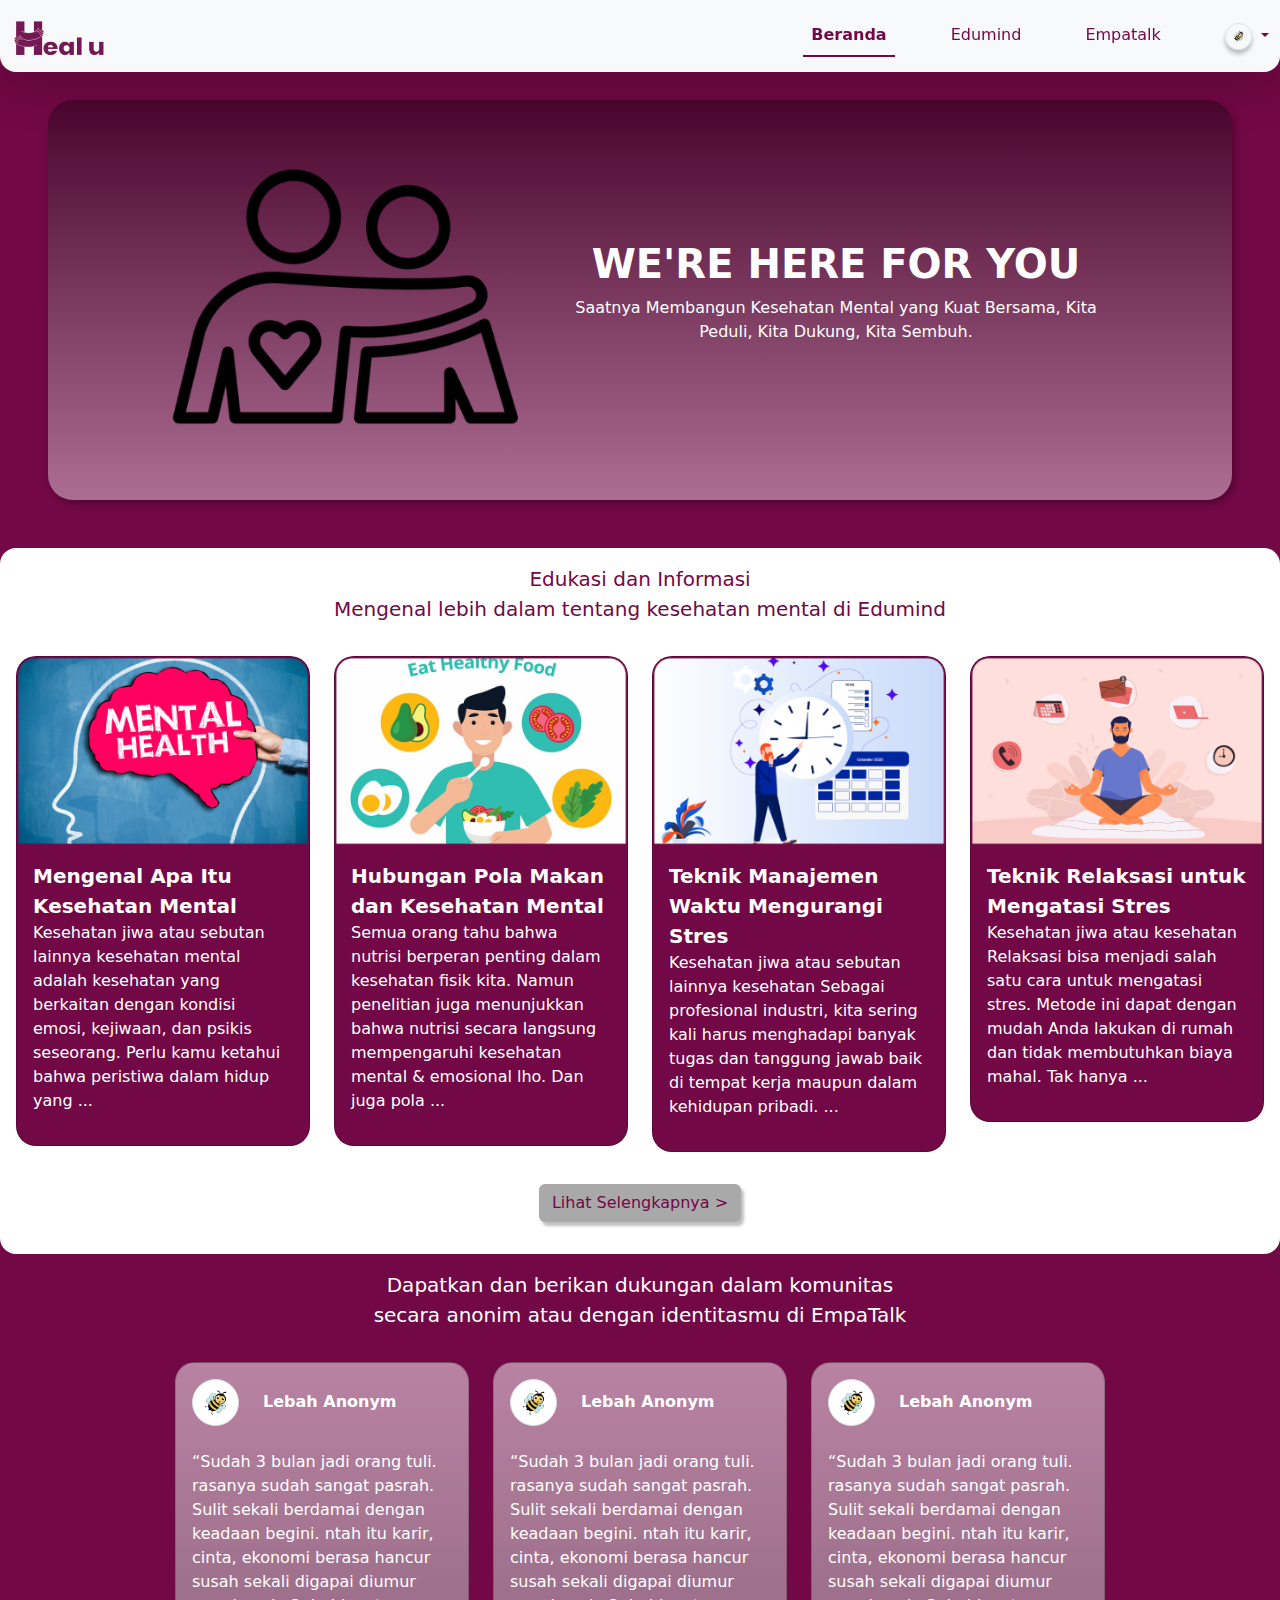
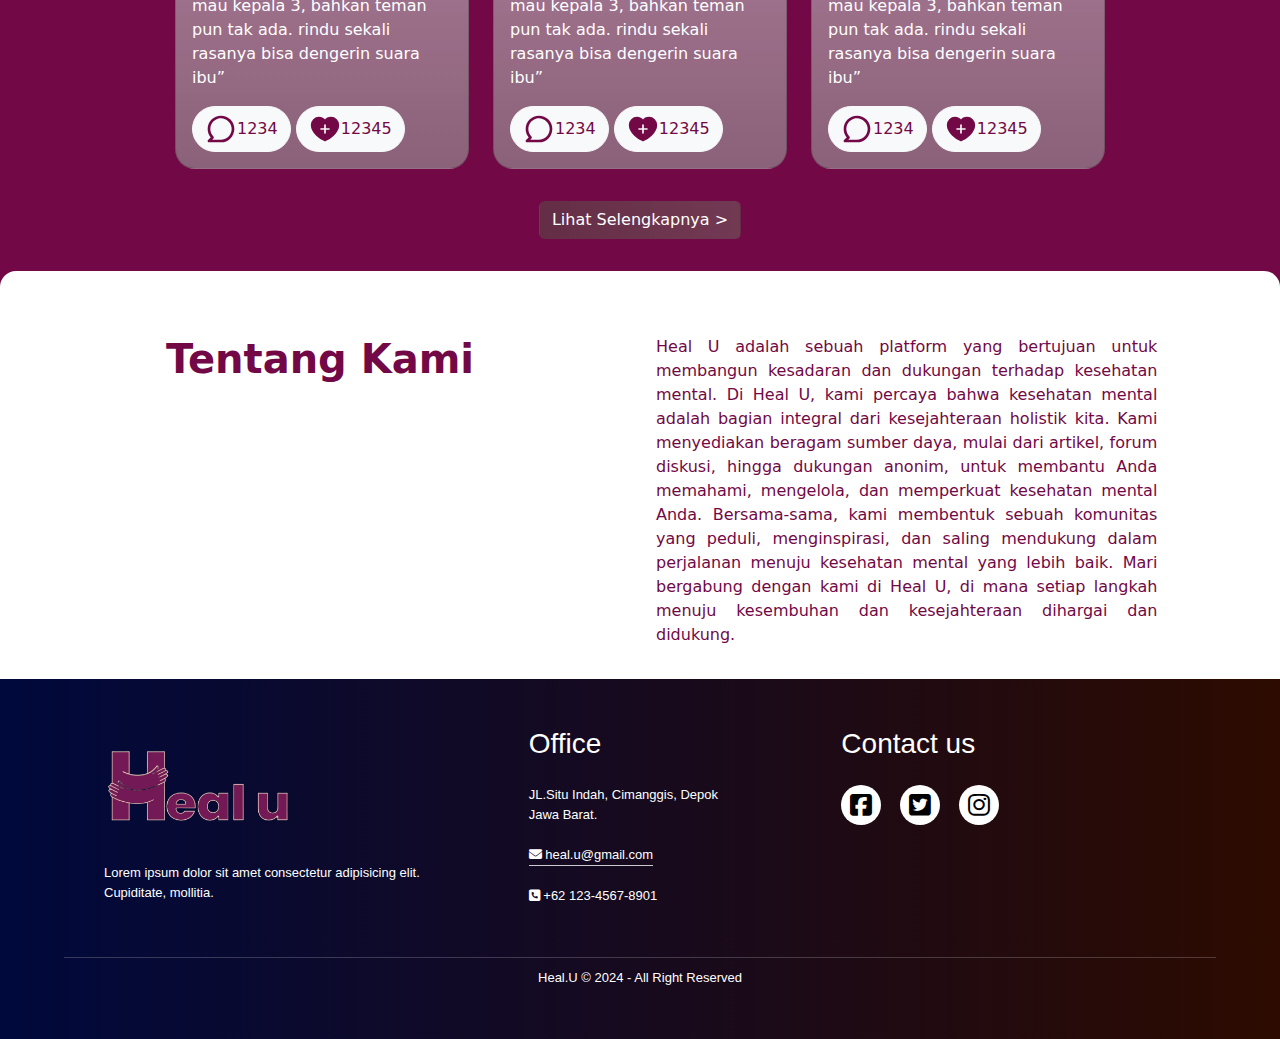
<file: index.html>
<!doctype html>
<html lang="en">

<head>
    <meta charset="utf-8">
    <meta name="viewport" content="width=device-width, initial-scale=1">
    <title>Heal U</title>
    <link href="https://cdn.jsdelivr.net/npm/bootstrap@5.3.3/dist/css/bootstrap.min.css" rel="stylesheet"
        integrity="sha384-QWTKZyjpPEjISv5WaRU9OFeRpok6YctnYmDr5pNlyT2bRjXh0JMhjY6hW+ALEwIH" crossorigin="anonymous">
    <!-- link css -->
    <link rel="stylesheet" href="style.css">
    <!-- Icon Bootsrap -->
    <link rel="stylesheet" href="https://cdn.jsdelivr.net/npm/bootstrap-icons@1.11.3/font/bootstrap-icons.min.css">
    <link rel="stylesheet" href="https://cdnjs.cloudflare.com/ajax/libs/font-awesome/6.5.1/css/all.min.css">
</head>

<body style="background-color: #720846; margin-top: 100px;">
    <nav class="navbar navbar-expand-lg bg-body-tertiary shadow-lg rounded-bottom-4"
        style="position: fixed; top: 0; width: 100%; z-index: 1000;">
        <div class="container-fluid">
            <a class="navbar-brand" href="#"><img src="img/healu.png" width="100" alt="Heal u"></a>
            <button class="navbar-toggler" type="button" data-bs-toggle="collapse"
                data-bs-target="#navbarSupportedContent" aria-controls="navbarSupportedContent" aria-expanded="false"
                aria-label="Toggle navigation">
                <span class="navbar-toggler-icon"></span>
            </button>
        </div>
        <div class="collapse navbar-collapse" id="navbarSupportedContent">
            <ul class="navbar-nav ms-auto gap-5">
                <li class="nav-item">
                    <a class="nav-link active" aria-current="page" style="color: #720846;" href="index.html">Beranda</a>
                </li>
                <li class="nav-item">
                    <a class="nav-link" style="color: #720846;" href="edu.html">Edumind</a>
                </li>
                <li class="nav-item">
                    <a class="nav-link" style="color: #720846;" href="mEmpa.html">Empatalk</a>
                </li>
                <li class="nav-item dropdown" style="padding-right: 20px;">
                    <a class="nav-link dropdown-toggle" href="#" role="button" data-bs-toggle="dropdown"
                        aria-expanded="false" style="color: #720846;">
                        <img src="img-edu/profil.png" alt="Profil" width="230px" height="230px"
                            class="rounded-circle img-thumbnail" style="background: lightgray 50% / cover no-repeat, var(--bg_profil, #CFCFCF);
                                    box-shadow: 0px 4px 4px 0px rgba(0, 0, 0, 0.25);">
                    </a>
                    <ul class="dropdown-menu dropdown-menu-end" style="margin-right: 0;">
                        <li><a class="dropdown-item" href="iAkun.html"><svg xmlns="http://www.w3.org/2000/svg"
                                    width="39" height="39" viewBox="0 0 39 39" fill="none">
                                    <path fill-rule="evenodd" clip-rule="evenodd"
                                        d="M13 11.375C13 9.65109 13.6848 7.99779 14.9038 6.77881C16.1228 5.55982 17.7761 4.875 19.5 4.875C21.2239 4.875 22.8772 5.55982 24.0962 6.77881C25.3152 7.99779 26 9.65109 26 11.375C26 13.0989 25.3152 14.7522 24.0962 15.9712C22.8772 17.1902 21.2239 17.875 19.5 17.875C17.7761 17.875 16.1228 17.1902 14.9038 15.9712C13.6848 14.7522 13 13.0989 13 11.375ZM13 21.125C10.8451 21.125 8.77849 21.981 7.25476 23.5048C5.73102 25.0285 4.875 27.0951 4.875 29.25C4.875 30.5429 5.38861 31.7829 6.30285 32.6971C7.21709 33.6114 8.45707 34.125 9.75 34.125H29.25C30.5429 34.125 31.7829 33.6114 32.6971 32.6971C33.6114 31.7829 34.125 30.5429 34.125 29.25C34.125 27.0951 33.269 25.0285 31.7452 23.5048C30.2215 21.981 28.1549 21.125 26 21.125H13Z"
                                        fill="#720846" />
                                </svg>Profil</a></li>
                        <li><a class="dropdown-item" href="pBantuan.html"><svg xmlns="http://www.w3.org/2000/svg" width="39"
                                    height="39" viewBox="0 0 39 39" fill="none">
                                    <path
                                        d="M15 0C6.83654 0 0 5.86154 0 13.2692C0 16.7654 1.56808 19.9015 4.03846 22.2473C3.73748 23.032 3.31117 23.7626 2.77615 24.4108C2.06639 25.2718 1.28221 26.0688 0.432692 26.7923C0.246365 26.9418 0.111027 27.1454 0.0453565 27.3751C-0.0203142 27.6048 -0.0130803 27.8492 0.0660598 28.0746C0.1452 28.3 0.292345 28.4952 0.487187 28.6334C0.68203 28.7716 0.914965 28.846 1.15385 28.8462C3.70962 28.8462 5.54769 28.8173 7.21154 28.3777C8.7 27.9831 9.97962 27.1569 11.2858 25.9973C12.4742 26.2823 13.7008 26.5385 15 26.5385C23.1635 26.5385 30 20.6769 30 13.2692C30 5.86154 23.1635 0 15 0ZM15 2.30769C22.0673 2.30769 27.6923 7.29231 27.6923 13.2692C27.6923 19.2462 22.0673 24.2308 15 24.2308C13.7435 24.2308 12.4385 24.0138 11.25 23.6896C11.0599 23.6418 10.8609 23.6432 10.6715 23.6937C10.4821 23.7442 10.3088 23.842 10.1677 23.9781C8.86962 25.2231 7.91308 25.8035 6.63462 26.1415C6.04615 26.2973 4.91077 26.2604 4.11 26.3227C4.27154 26.1404 4.42269 26.0435 4.57962 25.8531C5.48654 24.7454 6.31385 23.5742 6.56308 22.2473C6.59741 22.0481 6.57881 21.8434 6.50915 21.6537C6.43949 21.4639 6.32121 21.2958 6.16615 21.1662C3.74885 19.17 2.30769 16.3719 2.30769 13.2692C2.30769 7.29231 7.93269 2.30769 15 2.30769ZM12.8008 6.81461C12.5977 6.8602 12.4107 6.95987 12.2596 7.10308L10.5288 8.72654L12.0796 10.4204L13.4492 9.12231H16.2254L17.3077 10.35V12.045L14.3504 14.0273C14.1923 14.135 14.0635 14.2802 13.9755 14.45C13.8874 14.6198 13.843 14.8088 13.8462 15V17.3077H16.1538V15.6485L19.1112 13.6662C19.2694 13.5584 19.3983 13.413 19.4864 13.243C19.5744 13.073 19.6187 12.8837 19.6154 12.6923V9.91615C19.6139 9.63728 19.5114 9.36839 19.3269 9.15923L17.5962 7.21154C17.4885 7.08762 17.3555 6.98811 17.2063 6.91966C17.0571 6.85121 16.895 6.8154 16.7308 6.81461H13.0523C12.9687 6.80545 12.8844 6.80545 12.8008 6.81461ZM13.8462 18.4615V20.7692H16.1538V18.4615H13.8462Z"
                                        fill="#720846" />
                                </svg>Pusat Bantuan</a></li>
                        <li><a class="dropdown-item" href="#"><svg xmlns="http://www.w3.org/2000/svg" width="39"
                                    height="39" viewBox="0 0 39 39" fill="none">
                                    <path
                                        d="M29.25 3.25H9.75C9.31902 3.25 8.9057 3.4212 8.60095 3.72595C8.29621 4.0307 8.125 4.44402 8.125 4.875V19.5L16.25 13V17.875H26V21.125H16.25V26L8.125 19.5V34.125C8.125 34.556 8.29621 34.9693 8.60095 35.274C8.9057 35.5788 9.31902 35.75 9.75 35.75H29.25C29.681 35.75 30.0943 35.5788 30.399 35.274C30.7038 34.9693 30.875 34.556 30.875 34.125V4.875C30.875 4.44402 30.7038 4.0307 30.399 3.72595C30.0943 3.4212 29.681 3.25 29.25 3.25Z"
                                        fill="#720846" />
                                </svg>Keluar</a></li>
                    </ul>
                </li>
            </ul>
        </div>
    </nav>
    <section class="jumbotron text-center m-5 p-3">
        <div class="row justify-content-center fs-5 text-center">
            <div class="col-md-4 ">
                <img src="img/pict1.png" alt="gambar_kepala" width="500" class="img-fluid">
            </div>
            <div class="col-md-6 text-start text-center align-content-center" style="color: white;">
                <h1><b>WE'RE HERE FOR YOU</b></h1>
                <p style="font-size: 16px;">Saatnya Membangun Kesehatan Mental yang Kuat Bersama, Kita Peduli, Kita
                    Dukung, Kita Sembuh.</p>
            </div>
        </div>
    </section>

    <section id="edumind">
        <div class="container-fluid rounded-4 p-3" style="background-color: white;">
            <div class="row text-center mb-3">
                <div class="col" style="color: #720846; font-size: 20px;">
                    <p>Edukasi dan Informasi <br>
                        Mengenal lebih dalam tentang kesehatan mental di Edumind</p>
                </div>
            </div>
            <div class="row justify-content-center text-start">
                <div class="col-md-3 mb-3">
                    <div class="card" style="background-color: #720846; color: white;">
                        <img src="img/edumind/edu1.png" class="card-img-top" alt="project1">
                        <div class="card-body">
                            <b class="card-text" style="font-size: 20px;">Mengenal Apa Itu Kesehatan
                                Mental</b>
                            <p style="font-size: 16px;">Kesehatan jiwa atau sebutan lainnya kesehatan
                                mental adalah
                                kesehatan yang berkaitan
                                dengan kondisi emosi, kejiwaan, dan psikis seseorang.
                                Perlu kamu ketahui bahwa peristiwa dalam hidup yang ...</p>
                        </div>
                    </div>
                </div>
                <div class="col-md-3 mb-3">
                    <div class="card" style="background-color: #720846; color: white;">
                        <img src="img/edumind/edu2.png" class="card-img-top" alt="project2">
                        <div class="card-body">
                            <b class="card-text" style="font-size: 20px;">Hubungan Pola Makan dan Kesehatan
                                Mental</b>
                            <p style="font-size: 16px;">Semua orang tahu bahwa nutrisi berperan
                                penting dalam kesehatan fisik kita. Namun penelitian juga menunjukkan bahwa nutrisi
                                secara langsung mempengaruhi kesehatan mental & emosional lho. Dan juga pola ...
                            </p>
                        </div>
                    </div>
                </div>
                <div class="col-md-3 mb-3">
                    <div class="card" style="background-color: #720846; color: white;">
                        <img src="img/edumind/edu3.png" class="card-img-top" alt="project2">
                        <div class="card-body">
                            <b class="card-text" style="font-size: 20px;">Teknik Manajemen Waktu Mengurangi
                                Stres</b>
                            <p style="font-size: 16px;">Kesehatan jiwa atau sebutan lainnya kesehatan
                                Sebagai profesional industri, kita sering kali harus menghadapi banyak tugas dan
                                tanggung jawab baik di tempat kerja maupun dalam kehidupan pribadi. ...</p>
                        </div>
                    </div>
                </div>
                <div class="col-md-3 mb-3">
                    <div class="card" style="background-color: #720846; color: white;">
                        <img src="img/edumind/edu4.png" class="card-img-top" alt="project2">
                        <div class="card-body">
                            <b class="card-text" style="font-size: 20px;">Teknik Relaksasi untuk Mengatasi
                                Stres</b>
                            <p style="font-size: 16px;">Kesehatan jiwa atau kesehatan
                                Relaksasi bisa menjadi salah satu cara untuk mengatasi stres. Metode ini dapat dengan
                                mudah Anda lakukan di rumah dan tidak membutuhkan biaya mahal. Tak hanya ...
                            </p>
                        </div>
                    </div>
                </div>
            </div>
            <div class="row text-center p-3">
                <div class="col" style="font-size: 20px;">
                    <a href="edu.html"><button type="button" class="btn"
                            style="background-color: #a9a9a9; color: #720846; box-shadow: 3px 4px 3px 0px rgba(0, 0, 0, 0.25);">Lihat
                            Selengkapnya ></button></a>
                </div>
            </div>
        </div>
    </section>
    <!-- EmpaTalk -->
    <section id="empatalk">
        <div class="container-fluid rounded-4 p-3">
            <div class="row text-center mb-3">
                <div class="col" style="color: white; font-size: 20px;">
                    <p>Dapatkan dan berikan dukungan dalam komunitas <br> secara anonim atau dengan identitasmu di
                        EmpaTalk</p>
                </div>
            </div>
            <div class="row justify-content-center text-start">
                <div class="col-md-3 mb-3">
                    <div class="card" style="background: linear-gradient(180deg, rgba(255, 255, 255, 0.50) 0%, rgba(153, 153, 153, 0.62) 100%);
                    color: white;">
                        <div class="card-body">
                            <div class="row">
                                <div class="col-3">
                                    <img src="img/profil.png" alt="user" width="50"
                                        class="rounded-circle img-thumbnail">
                                </div>
                                <div class="col text-start align-content-center">
                                    <b>Lebah Anonym</b>
                                </div>
                            </div>
                            <br>
                            <p style="font-size: 16px; font-weight: 500;">“Sudah 3 bulan jadi orang tuli. rasanya sudah
                                sangat pasrah. Sulit sekali berdamai dengan keadaan begini. ntah itu karir, cinta,
                                ekonomi berasa hancur susah sekali digapai diumur mau kepala 3, bahkan teman pun tak
                                ada. rindu sekali rasanya bisa dengerin suara ibu”</p>
                            <button type="button" class="btn btn-light rounded-5 text-center" style="font-size: 16px;
                                font-style: normal;
                                font-weight: 500; color: #720846;"><svg xmlns="http://www.w3.org/2000/svg" width="32"
                                    height="32" viewBox="0 0 32 32" fill="none">
                                    <path
                                        d="M15.9998 2.66663C14.2489 2.66663 12.515 3.0115 10.8974 3.68157C9.2797 4.35163 7.80984 5.33375 6.57173 6.57187C4.07125 9.07235 2.66649 12.4637 2.66649 16C2.65483 19.0788 3.72088 22.0647 5.67982 24.44L3.01315 27.1066C2.82814 27.2941 2.70282 27.5322 2.65298 27.7909C2.60315 28.0495 2.63105 28.3171 2.73315 28.56C2.8439 28.7999 3.02343 29.0015 3.24895 29.1391C3.47447 29.2768 3.73582 29.3444 3.99982 29.3333H15.9998C19.536 29.3333 22.9274 27.9285 25.4279 25.428C27.9284 22.9276 29.3331 19.5362 29.3331 16C29.3331 12.4637 27.9284 9.07235 25.4279 6.57187C22.9274 4.07138 19.536 2.66663 15.9998 2.66663ZM15.9998 26.6666H7.21315L8.45315 25.4266C8.70149 25.1768 8.84088 24.8389 8.84088 24.4866C8.84088 24.1344 8.70149 23.7964 8.45315 23.5466C6.70727 21.8027 5.62005 19.5073 5.37674 17.0517C5.13343 14.596 5.74908 12.132 7.11879 10.0793C8.4885 8.02668 10.5275 6.51244 12.8885 5.79459C15.2495 5.07674 17.7863 5.1997 20.0668 6.14251C22.3472 7.08532 24.2303 8.78966 25.3951 10.9651C26.5598 13.1406 26.9343 15.6527 26.4547 18.0733C25.975 20.4939 24.6709 22.6734 22.7645 24.2403C20.8582 25.8072 18.4675 26.6647 15.9998 26.6666Z"
                                        fill="#720846" />
                                </svg>1234</button>
                            <button type="button" class="btn btn-light rounded-5" style="font-size: 16px;
                            font-style: normal;
                            font-weight: 500; color: #720846;"><svg xmlns="http://www.w3.org/2000/svg" width="32"
                                    height="32" viewBox="0 0 32 32" fill="none">
                                    <mask id="mask0_41_1704" style="mask-type:luminance" maskUnits="userSpaceOnUse"
                                        x="1" y="3" width="30" height="26">
                                        <path
                                            d="M10.0001 4.66663C5.95008 4.66663 2.66675 7.94996 2.66675 12C2.66675 19.3333 11.3334 26 16.0001 27.5506C20.6667 26 29.3334 19.3333 29.3334 12C29.3334 7.94996 26.0501 4.66663 22.0001 4.66663C19.5201 4.66663 17.3267 5.89796 16.0001 7.78263C15.3239 6.81943 14.4255 6.03335 13.3811 5.49095C12.3367 4.94855 11.1769 4.6658 10.0001 4.66663Z"
                                            fill="white" stroke="white" stroke-width="1.66667" stroke-linecap="round"
                                            stroke-linejoin="round" />
                                        <path d="M12 16H20M16 12V20" stroke="black" stroke-width="1.66667"
                                            stroke-linecap="round" stroke-linejoin="round" />
                                    </mask>
                                    <g mask="url(#mask0_41_1704)">
                                        <path d="M0 0H32V32H0V0Z" fill="#720846" />
                                    </g>
                                </svg>12345</button>
                        </div>
                    </div>
                </div>
                <div class="col-md-3 mb-3">
                    <div class="card" style="background: linear-gradient(180deg, rgba(255, 255, 255, 0.50) 0%, rgba(153, 153, 153, 0.62) 100%);
                    color: white;">
                        <div class="card-body">
                            <div class="row">
                                <div class="col-3">
                                    <img src="img/profil.png" alt="user" width="50"
                                        class="rounded-circle img-thumbnail">
                                </div>
                                <div class="col text-start align-content-center">
                                    <b>Lebah Anonym</b>
                                </div>
                            </div>
                            <br>
                            <p style="font-size: 16px; font-weight: 500;">“Sudah 3 bulan jadi orang tuli. rasanya sudah
                                sangat pasrah. Sulit sekali berdamai dengan keadaan begini. ntah itu karir, cinta,
                                ekonomi berasa hancur susah sekali digapai diumur mau kepala 3, bahkan teman pun tak
                                ada. rindu sekali rasanya bisa dengerin suara ibu”</p>
                            <button type="button" class="btn btn-light rounded-5 text-center" style="font-size: 16px;
                                font-style: normal;
                                font-weight: 500; color: #720846;"><svg xmlns="http://www.w3.org/2000/svg" width="32"
                                    height="32" viewBox="0 0 32 32" fill="none">
                                    <path
                                        d="M15.9998 2.66663C14.2489 2.66663 12.515 3.0115 10.8974 3.68157C9.2797 4.35163 7.80984 5.33375 6.57173 6.57187C4.07125 9.07235 2.66649 12.4637 2.66649 16C2.65483 19.0788 3.72088 22.0647 5.67982 24.44L3.01315 27.1066C2.82814 27.2941 2.70282 27.5322 2.65298 27.7909C2.60315 28.0495 2.63105 28.3171 2.73315 28.56C2.8439 28.7999 3.02343 29.0015 3.24895 29.1391C3.47447 29.2768 3.73582 29.3444 3.99982 29.3333H15.9998C19.536 29.3333 22.9274 27.9285 25.4279 25.428C27.9284 22.9276 29.3331 19.5362 29.3331 16C29.3331 12.4637 27.9284 9.07235 25.4279 6.57187C22.9274 4.07138 19.536 2.66663 15.9998 2.66663ZM15.9998 26.6666H7.21315L8.45315 25.4266C8.70149 25.1768 8.84088 24.8389 8.84088 24.4866C8.84088 24.1344 8.70149 23.7964 8.45315 23.5466C6.70727 21.8027 5.62005 19.5073 5.37674 17.0517C5.13343 14.596 5.74908 12.132 7.11879 10.0793C8.4885 8.02668 10.5275 6.51244 12.8885 5.79459C15.2495 5.07674 17.7863 5.1997 20.0668 6.14251C22.3472 7.08532 24.2303 8.78966 25.3951 10.9651C26.5598 13.1406 26.9343 15.6527 26.4547 18.0733C25.975 20.4939 24.6709 22.6734 22.7645 24.2403C20.8582 25.8072 18.4675 26.6647 15.9998 26.6666Z"
                                        fill="#720846" />
                                </svg>1234</button>
                            <button type="button" class="btn btn-light rounded-5" style="font-size: 16px;
                            font-style: normal;
                            font-weight: 500; color: #720846;"><svg xmlns="http://www.w3.org/2000/svg" width="32"
                                    height="32" viewBox="0 0 32 32" fill="none">
                                    <mask id="mask0_41_1704" style="mask-type:luminance" maskUnits="userSpaceOnUse"
                                        x="1" y="3" width="30" height="26">
                                        <path
                                            d="M10.0001 4.66663C5.95008 4.66663 2.66675 7.94996 2.66675 12C2.66675 19.3333 11.3334 26 16.0001 27.5506C20.6667 26 29.3334 19.3333 29.3334 12C29.3334 7.94996 26.0501 4.66663 22.0001 4.66663C19.5201 4.66663 17.3267 5.89796 16.0001 7.78263C15.3239 6.81943 14.4255 6.03335 13.3811 5.49095C12.3367 4.94855 11.1769 4.6658 10.0001 4.66663Z"
                                            fill="white" stroke="white" stroke-width="1.66667" stroke-linecap="round"
                                            stroke-linejoin="round" />
                                        <path d="M12 16H20M16 12V20" stroke="black" stroke-width="1.66667"
                                            stroke-linecap="round" stroke-linejoin="round" />
                                    </mask>
                                    <g mask="url(#mask0_41_1704)">
                                        <path d="M0 0H32V32H0V0Z" fill="#720846" />
                                    </g>
                                </svg>12345</button>
                        </div>
                    </div>
                </div>
                <div class="col-md-3 mb-3">
                    <div class="card" style="background: linear-gradient(180deg, rgba(255, 255, 255, 0.50) 0%, rgba(153, 153, 153, 0.62) 100%);
                    color: white;">
                        <div class="card-body">
                            <div class="row">
                                <div class="col-3">
                                    <img src="img/profil.png" alt="user" width="50"
                                        class="rounded-circle img-thumbnail">
                                </div>
                                <div class="col text-start align-content-center">
                                    <b>Lebah Anonym</b>
                                </div>
                            </div>
                            <br>
                            <p style="font-size: 16px; font-weight: 500;">“Sudah 3 bulan jadi orang tuli. rasanya sudah
                                sangat pasrah. Sulit sekali berdamai dengan keadaan begini. ntah itu karir, cinta,
                                ekonomi berasa hancur susah sekali digapai diumur mau kepala 3, bahkan teman pun tak
                                ada. rindu sekali rasanya bisa dengerin suara ibu”</p>
                            <button type="button" class="btn btn-light rounded-5 text-center" style="font-size: 16px;
                                font-style: normal;
                                font-weight: 500; color: #720846;"><svg xmlns="http://www.w3.org/2000/svg" width="32"
                                    height="32" viewBox="0 0 32 32" fill="none">
                                    <path
                                        d="M15.9998 2.66663C14.2489 2.66663 12.515 3.0115 10.8974 3.68157C9.2797 4.35163 7.80984 5.33375 6.57173 6.57187C4.07125 9.07235 2.66649 12.4637 2.66649 16C2.65483 19.0788 3.72088 22.0647 5.67982 24.44L3.01315 27.1066C2.82814 27.2941 2.70282 27.5322 2.65298 27.7909C2.60315 28.0495 2.63105 28.3171 2.73315 28.56C2.8439 28.7999 3.02343 29.0015 3.24895 29.1391C3.47447 29.2768 3.73582 29.3444 3.99982 29.3333H15.9998C19.536 29.3333 22.9274 27.9285 25.4279 25.428C27.9284 22.9276 29.3331 19.5362 29.3331 16C29.3331 12.4637 27.9284 9.07235 25.4279 6.57187C22.9274 4.07138 19.536 2.66663 15.9998 2.66663ZM15.9998 26.6666H7.21315L8.45315 25.4266C8.70149 25.1768 8.84088 24.8389 8.84088 24.4866C8.84088 24.1344 8.70149 23.7964 8.45315 23.5466C6.70727 21.8027 5.62005 19.5073 5.37674 17.0517C5.13343 14.596 5.74908 12.132 7.11879 10.0793C8.4885 8.02668 10.5275 6.51244 12.8885 5.79459C15.2495 5.07674 17.7863 5.1997 20.0668 6.14251C22.3472 7.08532 24.2303 8.78966 25.3951 10.9651C26.5598 13.1406 26.9343 15.6527 26.4547 18.0733C25.975 20.4939 24.6709 22.6734 22.7645 24.2403C20.8582 25.8072 18.4675 26.6647 15.9998 26.6666Z"
                                        fill="#720846" />
                                </svg>1234</button>
                            <button type="button" class="btn btn-light rounded-5" style="font-size: 16px;
                            font-style: normal;
                            font-weight: 500; color: #720846;"><svg xmlns="http://www.w3.org/2000/svg" width="32"
                                    height="32" viewBox="0 0 32 32" fill="none">
                                    <mask id="mask0_41_1704" style="mask-type:luminance" maskUnits="userSpaceOnUse"
                                        x="1" y="3" width="30" height="26">
                                        <path
                                            d="M10.0001 4.66663C5.95008 4.66663 2.66675 7.94996 2.66675 12C2.66675 19.3333 11.3334 26 16.0001 27.5506C20.6667 26 29.3334 19.3333 29.3334 12C29.3334 7.94996 26.0501 4.66663 22.0001 4.66663C19.5201 4.66663 17.3267 5.89796 16.0001 7.78263C15.3239 6.81943 14.4255 6.03335 13.3811 5.49095C12.3367 4.94855 11.1769 4.6658 10.0001 4.66663Z"
                                            fill="white" stroke="white" stroke-width="1.66667" stroke-linecap="round"
                                            stroke-linejoin="round" />
                                        <path d="M12 16H20M16 12V20" stroke="black" stroke-width="1.66667"
                                            stroke-linecap="round" stroke-linejoin="round" />
                                    </mask>
                                    <g mask="url(#mask0_41_1704)">
                                        <path d="M0 0H32V32H0V0Z" fill="#720846" />
                                    </g>
                                </svg>12345</button>
                        </div>
                    </div>
                </div>
            </div>
            <div class="row text-center p-3">
                <div class="col" style="font-size: 20px;">
                    <button type="button" class="btn" style="background: linear-gradient(92deg, rgba(153, 153, 153, 0.20) 0.17%, rgba(255, 255, 255, 0.16) 99.83%), rgba(80, 23, 45, 0.80);
                    color: white;
                    ">Lihat
                        Selengkapnya ></button>
                </div>
            </div>
        </div>
    </section>
    <!-- Tentang Kami -->
    <section id="edumind" style="position: relative;">
        <div class="container-fluid rounded-top-4 pt-5" style="background-color: white; color: #720846;">
            <div class="row text-center">
                <div class="col-md-6 justify-content-around p-3">
                    <h1><b>Tentang Kami</b></h1>
                </div>
                <div class="col-md-5 text-start p-3">
                    <p style="font-size: 16px; text-align:justify;">Heal U adalah sebuah platform yang bertujuan untuk
                        membangun kesadaran
                        dan dukungan terhadap
                        kesehatan mental. Di Heal U, kami percaya bahwa kesehatan mental adalah bagian integral dari
                        kesejahteraan holistik kita. Kami menyediakan beragam sumber daya, mulai dari artikel, forum
                        diskusi, hingga dukungan anonim, untuk membantu Anda memahami, mengelola, dan memperkuat
                        kesehatan mental Anda. Bersama-sama, kami membentuk sebuah komunitas yang peduli, menginspirasi,
                        dan saling mendukung dalam perjalanan menuju kesehatan mental yang lebih baik. Mari bergabung
                        dengan kami di Heal U, di mana setiap langkah menuju kesembuhan dan kesejahteraan dihargai dan
                        didukung.</p>
                </div>
            </div>
        </div>
    </section>
    <!-- footer -->
    <footer style="background-color: white; padding-top: 3rem;">
        <div class="row"
            style="width: 85%; margin: auto; display: flex; flex-wrap: wrap; align-items: flex-start; justify-content: space-between;">
            <div class="col" style="flex-basis: 25%; padding: 8px;">
                <img src="img/healu.png" alt="logo" style="width: 200px; margin-bottom: 35px;">
                <p>Lorem ipsum dolor sit amet consectetur adipisicing elit. Cupiditate, mollitia.</p>
            </div>
            <div class="col" style="flex-basis: 25%; padding-left: 70px;">
                <h3>Office</h3>
                <p><span>JL.Situ Indah, Cimanggis, Depok <br>Jawa Barat.</p>
                <p class="email"><i class="fa-solid fa-envelope"></i> heal.u@gmail.com</p>
                <i class="fa-solid fa-square-phone"></i> +62 123-4567-8901
            </div>
            <div class="col" style="flex-basis: 25%; padding-left: 20px;">
                <h3>Contact us</h3>
                <div class="social-icons">
                    <a href="#"><i class="fa-brands fa-square-facebook"></i></a>
                    <a href="#"><i class="fa-brands fa-square-twitter"></i></a>
                    <a href="#"><i class="fa-brands fa-instagram"></i></a>
                </div>
            </div>
        </div>
        <br>
        <hr>
        <p class="copyright text-center"> Heal.U © 2024 - All Right Reserved</p>
    </footer>
    <script src="https://cdn.jsdelivr.net/npm/bootstrap@5.3.3/dist/js/bootstrap.bundle.min.js"
        integrity="sha384-YvpcrYf0tY3lHB60NNkmXc5s9fDVZLESaAA55NDzOxhy9GkcIdslK1eN7N6jIeHz" crossorigin="anonymous">
        </script>
    <!-- Feather Icon -->
    <script>
        feather.replace();
    </script>
</body>

</html>
</file>
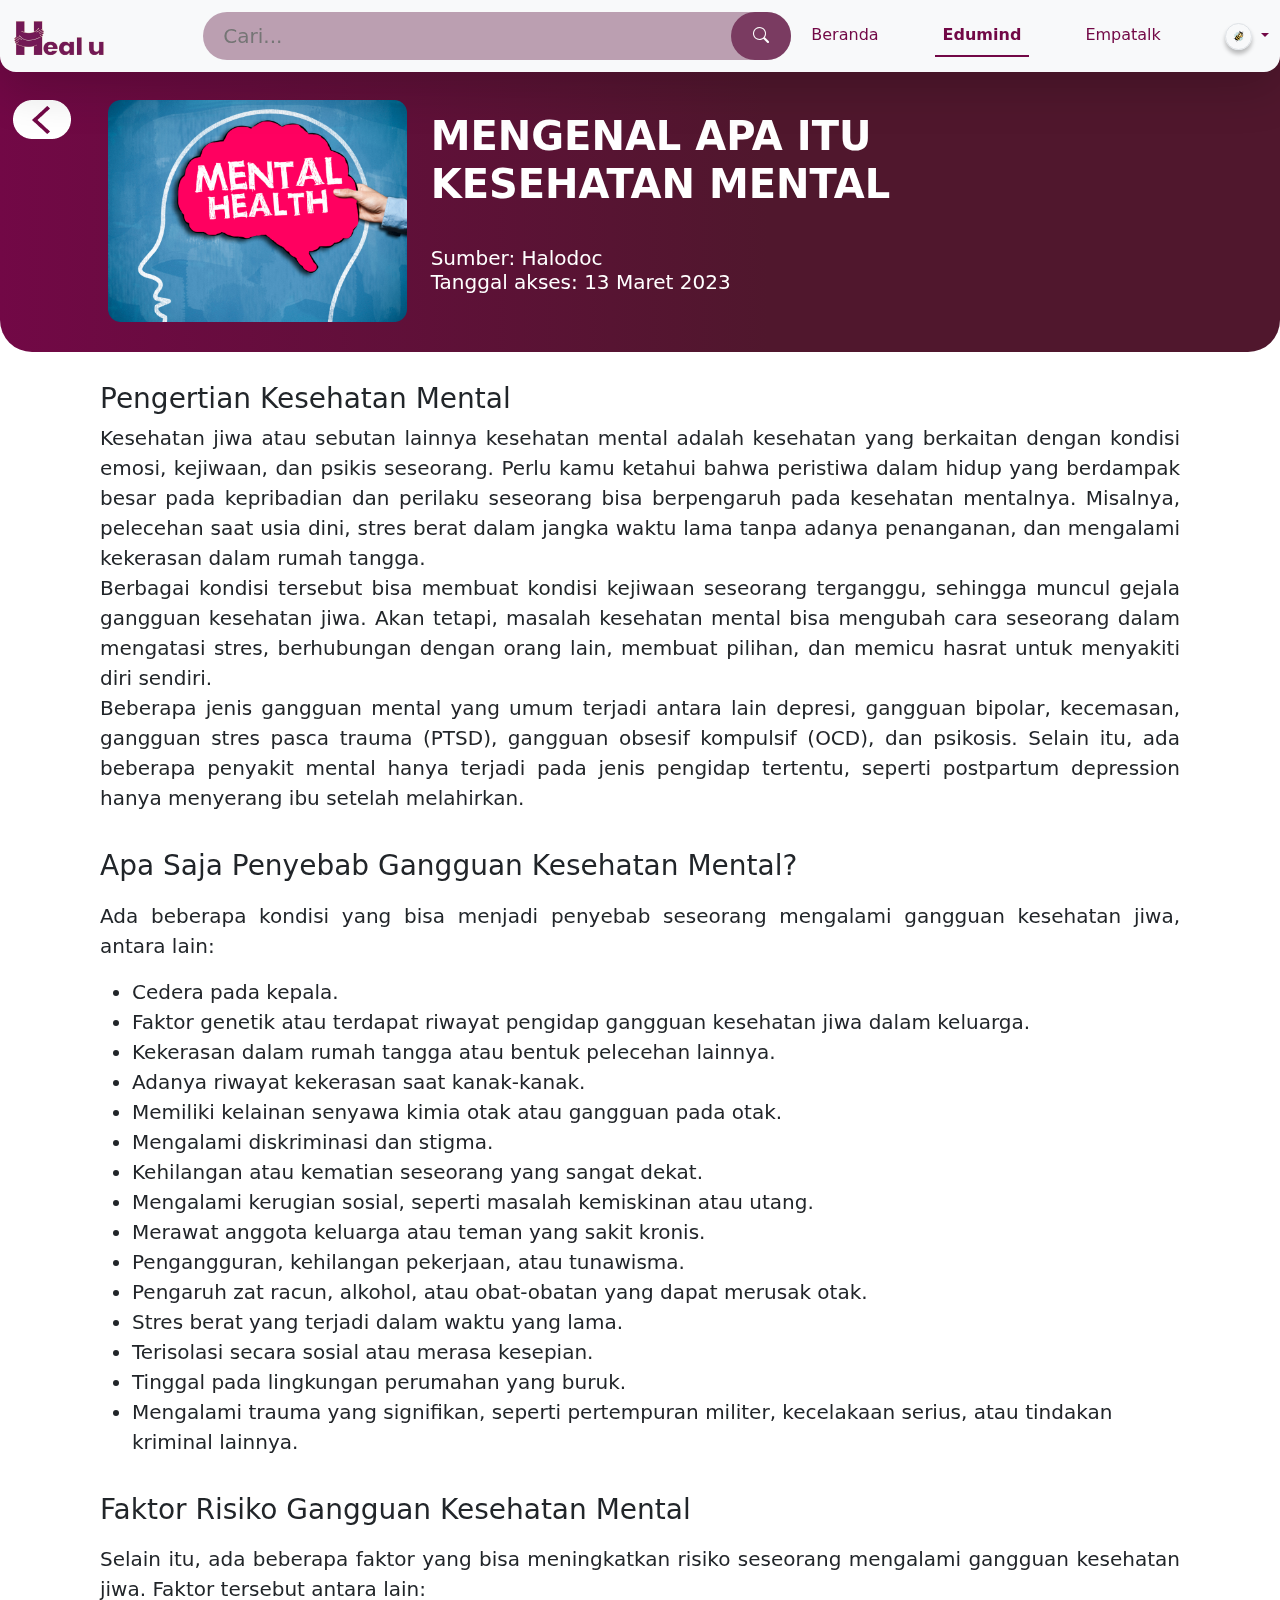
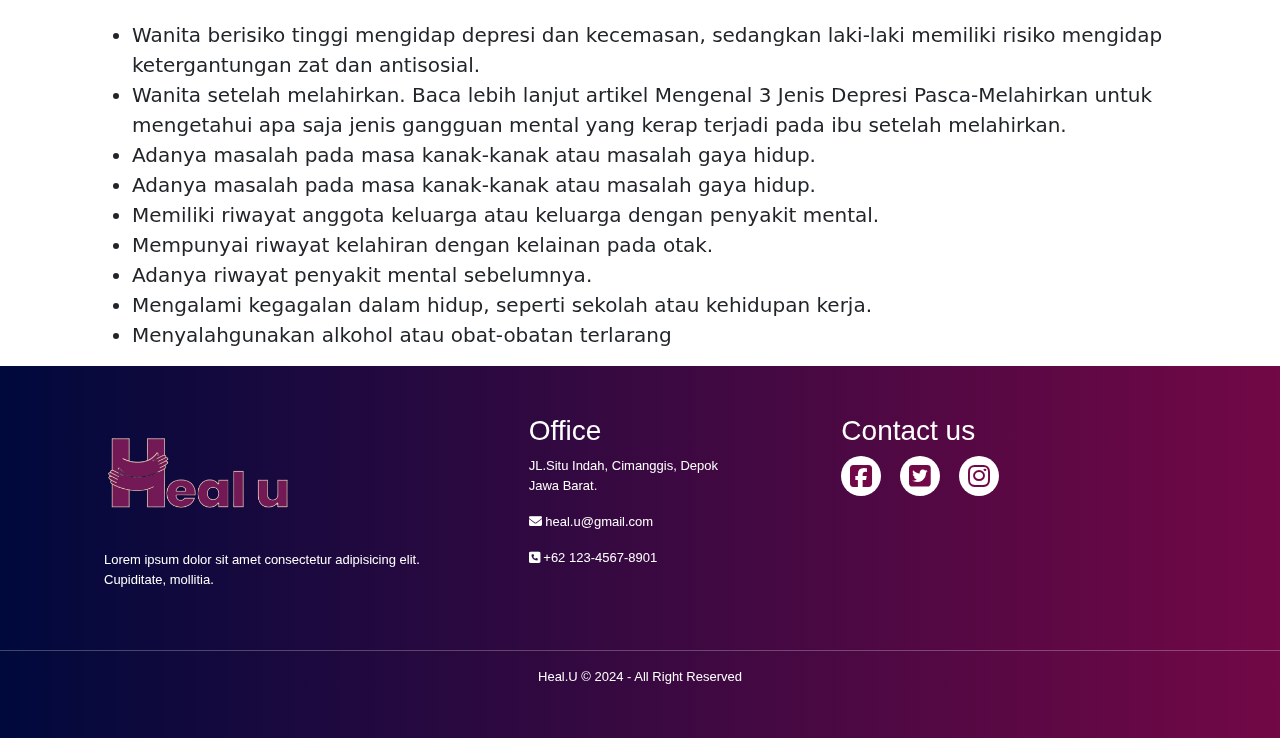
<file: dEdu.html>
<!DOCTYPE html>
<html lang="en">
  <head>
    <meta charset="UTF-8" />
    <meta name="viewport" content="width=device-width, initial-scale=1.0" />
    <title>Edumind</title>

    <meta charset="UTF-8" />
    <meta name="viewport" content="width=device-width, initial-scale=1.0" />
    <title>Edumind</title>
    <link href="https://cdn.jsdelivr.net/npm/bootstrap@5.3.3/dist/css/bootstrap.min.css" rel="stylesheet" integrity="sha384-QWTKZyjpPEjISv5WaRU9OFeRpok6YctnYmDr5pNlyT2bRjXh0JMhjY6hW+ALEwIH" crossorigin="anonymous" />
    <!-- link css -->
    <link rel="stylesheet" href="dEdu.css" />
    <!-- Icon Bootsrap -->
    <link rel="stylesheet" href="https://cdn.jsdelivr.net/npm/bootstrap-icons@1.11.3/font/bootstrap-icons.min.css" />
    <link rel="stylesheet" href="https://cdnjs.cloudflare.com/ajax/libs/font-awesome/6.5.1/css/all.min.css" />
  </head>

  <body style="background-color: white;">
    <nav class="navbar navbar-expand-lg bg-body-tertiary shadow-lg rounded-bottom-4"
        style="position: fixed; top: 0; width: 100%; z-index: 1000;">
        <div class="container-fluid">
            <a class="navbar-brand" href="#"><img src="img-edu/healu.png" width="100" alt="Heal u"></a>
            <form action="" class="search-bar">
                <input type="text" placeholder="Cari..." aria-label="Search">
                <button class="btn" style="background-color: #621843BD; color: white;" type="submit"><i
                        class="bi bi-search"></i></button>
            </form>
            <button class="navbar-toggler" type="button" data-bs-toggle="collapse"
                data-bs-target="#navbarSupportedContent" aria-controls="navbarSupportedContent" aria-expanded="false"
                aria-label="Toggle navigation">
                <span class="navbar-toggler-icon"></span>
            </button>
        </div>
        <div class="collapse navbar-collapse" id="navbarSupportedContent">
            <ul class="navbar-nav ms-auto gap-5">
                <li class="nav-item">
                    <a class="nav-link" aria-current="page" style="color: #720846;" href="index.html">Beranda</a>
                </li>
                <li class="nav-item">
                    <a class="nav-link  active" style="color: #720846;" href="#">Edumind</a>
                </li>
                <li class="nav-item">
                    <a class="nav-link" style="color: #720846;" href="mEmpa.html">Empatalk</a>
                </li>
                <li class="nav-item dropdown" style="padding-right: 20px;">
                    <a class="nav-link dropdown-toggle" href="#" role="button" data-bs-toggle="dropdown"
                        aria-expanded="false" style="color: #720846;">
                        <img src="img-edu/profil.png" alt="Profil" width="230px" height="230px"
                            class="rounded-circle img-thumbnail" style="background: lightgray 50% / cover no-repeat, var(--bg_profil, #CFCFCF);
                                    box-shadow: 0px 4px 4px 0px rgba(0, 0, 0, 0.25);">
                    </a>
                    <ul class="dropdown-menu dropdown-menu-end" style="margin-right: 0;">
                        <li><a class="dropdown-item" href="iAkun.html"><svg xmlns="http://www.w3.org/2000/svg"
                                    width="39" height="39" viewBox="0 0 39 39" fill="none">
                                    <path fill-rule="evenodd" clip-rule="evenodd"
                                        d="M13 11.375C13 9.65109 13.6848 7.99779 14.9038 6.77881C16.1228 5.55982 17.7761 4.875 19.5 4.875C21.2239 4.875 22.8772 5.55982 24.0962 6.77881C25.3152 7.99779 26 9.65109 26 11.375C26 13.0989 25.3152 14.7522 24.0962 15.9712C22.8772 17.1902 21.2239 17.875 19.5 17.875C17.7761 17.875 16.1228 17.1902 14.9038 15.9712C13.6848 14.7522 13 13.0989 13 11.375ZM13 21.125C10.8451 21.125 8.77849 21.981 7.25476 23.5048C5.73102 25.0285 4.875 27.0951 4.875 29.25C4.875 30.5429 5.38861 31.7829 6.30285 32.6971C7.21709 33.6114 8.45707 34.125 9.75 34.125H29.25C30.5429 34.125 31.7829 33.6114 32.6971 32.6971C33.6114 31.7829 34.125 30.5429 34.125 29.25C34.125 27.0951 33.269 25.0285 31.7452 23.5048C30.2215 21.981 28.1549 21.125 26 21.125H13Z"
                                        fill="#720846" />
                                </svg>Profil</a></li>
                        <li><a class="dropdown-item" href="pBantuan.html"><svg xmlns="http://www.w3.org/2000/svg" width="39"
                                    height="39" viewBox="0 0 39 39" fill="none">
                                    <path
                                        d="M15 0C6.83654 0 0 5.86154 0 13.2692C0 16.7654 1.56808 19.9015 4.03846 22.2473C3.73748 23.032 3.31117 23.7626 2.77615 24.4108C2.06639 25.2718 1.28221 26.0688 0.432692 26.7923C0.246365 26.9418 0.111027 27.1454 0.0453565 27.3751C-0.0203142 27.6048 -0.0130803 27.8492 0.0660598 28.0746C0.1452 28.3 0.292345 28.4952 0.487187 28.6334C0.68203 28.7716 0.914965 28.846 1.15385 28.8462C3.70962 28.8462 5.54769 28.8173 7.21154 28.3777C8.7 27.9831 9.97962 27.1569 11.2858 25.9973C12.4742 26.2823 13.7008 26.5385 15 26.5385C23.1635 26.5385 30 20.6769 30 13.2692C30 5.86154 23.1635 0 15 0ZM15 2.30769C22.0673 2.30769 27.6923 7.29231 27.6923 13.2692C27.6923 19.2462 22.0673 24.2308 15 24.2308C13.7435 24.2308 12.4385 24.0138 11.25 23.6896C11.0599 23.6418 10.8609 23.6432 10.6715 23.6937C10.4821 23.7442 10.3088 23.842 10.1677 23.9781C8.86962 25.2231 7.91308 25.8035 6.63462 26.1415C6.04615 26.2973 4.91077 26.2604 4.11 26.3227C4.27154 26.1404 4.42269 26.0435 4.57962 25.8531C5.48654 24.7454 6.31385 23.5742 6.56308 22.2473C6.59741 22.0481 6.57881 21.8434 6.50915 21.6537C6.43949 21.4639 6.32121 21.2958 6.16615 21.1662C3.74885 19.17 2.30769 16.3719 2.30769 13.2692C2.30769 7.29231 7.93269 2.30769 15 2.30769ZM12.8008 6.81461C12.5977 6.8602 12.4107 6.95987 12.2596 7.10308L10.5288 8.72654L12.0796 10.4204L13.4492 9.12231H16.2254L17.3077 10.35V12.045L14.3504 14.0273C14.1923 14.135 14.0635 14.2802 13.9755 14.45C13.8874 14.6198 13.843 14.8088 13.8462 15V17.3077H16.1538V15.6485L19.1112 13.6662C19.2694 13.5584 19.3983 13.413 19.4864 13.243C19.5744 13.073 19.6187 12.8837 19.6154 12.6923V9.91615C19.6139 9.63728 19.5114 9.36839 19.3269 9.15923L17.5962 7.21154C17.4885 7.08762 17.3555 6.98811 17.2063 6.91966C17.0571 6.85121 16.895 6.8154 16.7308 6.81461H13.0523C12.9687 6.80545 12.8844 6.80545 12.8008 6.81461ZM13.8462 18.4615V20.7692H16.1538V18.4615H13.8462Z"
                                        fill="#720846" />
                                </svg>Pusat Bantuan</a></li>
                        <li><a class="dropdown-item" href="#"><svg xmlns="http://www.w3.org/2000/svg" width="39"
                                    height="39" viewBox="0 0 39 39" fill="none">
                                    <path
                                        d="M29.25 3.25H9.75C9.31902 3.25 8.9057 3.4212 8.60095 3.72595C8.29621 4.0307 8.125 4.44402 8.125 4.875V19.5L16.25 13V17.875H26V21.125H16.25V26L8.125 19.5V34.125C8.125 34.556 8.29621 34.9693 8.60095 35.274C8.9057 35.5788 9.31902 35.75 9.75 35.75H29.25C29.681 35.75 30.0943 35.5788 30.399 35.274C30.7038 34.9693 30.875 34.556 30.875 34.125V4.875C30.875 4.44402 30.7038 4.0307 30.399 3.72595C30.0943 3.4212 29.681 3.25 29.25 3.25Z"
                                        fill="#720846" />
                                </svg>Keluar</a></li>
                    </ul>
                </li>
            </ul>
        </div>
    </nav>

<section class="jumbotron text-center rounded-5" style="background: linear-gradient(90deg, #720846 0%, #50172D 59.97%);">
    
    <div class="row justify-content-center fs-5 text-center" style="margin-right: 0;">
        <div class="col-md-1 ">
            <img src="img-edu/back.png" alt="mental" width: 58px; height: 39px; flex-shrink: 0; class="img-fluid">
        </div>
        <div class="col-md-3 ">
            <img src="img-edu/mental.png" alt="mental" width: 463px;
            height: 343px; class="img-fluid">
        </div>
        <div class="col-md-8  text-start align-content-center" style="color: white;">
            <h1><b>MENGENAL APA ITU <br>KESEHATAN MENTAL</b></h1>
            <br>
            <p style="color: #FFF; font-size: 20px; font-style: bold; line-height: normal;">
                Sumber: Halodoc <br> Tanggal akses: 13 Maret 2023</p>
        </div>
    </div>
</section>

<section id="main-edu">
    <div class="main-container text-start" style="background-color: white; font-size: 20px;
    padding-top:30px; padding-left: 100px; padding-right: 100px;">
        <h3>Pengertian Kesehatan Mental</h3>
        <p style="text-align: justify;">
            Kesehatan jiwa atau sebutan lainnya kesehatan mental adalah kesehatan yang berkaitan dengan kondisi emosi, kejiwaan, dan psikis seseorang. Perlu kamu ketahui bahwa peristiwa dalam hidup yang berdampak besar pada kepribadian dan perilaku seseorang bisa berpengaruh pada kesehatan mentalnya. Misalnya, pelecehan saat usia dini, stres berat dalam jangka waktu lama tanpa adanya penanganan, dan mengalami kekerasan dalam rumah tangga.
<br>Berbagai kondisi tersebut bisa membuat kondisi kejiwaan seseorang terganggu, sehingga muncul gejala gangguan kesehatan jiwa. Akan tetapi, masalah kesehatan mental bisa mengubah cara seseorang dalam mengatasi stres, berhubungan dengan orang lain, membuat pilihan, dan memicu hasrat untuk menyakiti diri sendiri.
<br>Beberapa jenis gangguan mental yang umum terjadi antara lain depresi, gangguan bipolar, kecemasan, gangguan stres pasca trauma (PTSD), gangguan obsesif kompulsif (OCD), dan psikosis. Selain itu, ada beberapa penyakit mental hanya terjadi pada jenis pengidap tertentu, seperti postpartum depression hanya menyerang ibu setelah melahirkan.
        </p>
        <h3 style="padding-top: 20px;">Apa Saja Penyebab Gangguan Kesehatan Mental?</h3>
        <p style="text-align: justify; padding-top: 10px;">
            Ada beberapa kondisi yang bisa menjadi penyebab seseorang mengalami gangguan kesehatan jiwa, antara lain: 
        </p>
        <ul>
            <li> Cedera pada kepala.</li>
            <li> Faktor genetik atau terdapat riwayat pengidap gangguan kesehatan jiwa dalam keluarga.</li>
            <li> Kekerasan dalam rumah tangga atau bentuk pelecehan lainnya.</li>
            <li>Adanya riwayat kekerasan saat kanak-kanak. </li>
            <li>Memiliki kelainan senyawa kimia otak atau gangguan pada otak. </li>
            <li> Mengalami diskriminasi dan stigma.</li>
            <li> Kehilangan atau kematian seseorang yang sangat dekat.</li>
            <li> Mengalami kerugian sosial, seperti masalah kemiskinan atau utang.</li>
            <li> Merawat anggota keluarga atau teman yang sakit kronis.</li>
            <li> Pengangguran, kehilangan pekerjaan, atau tunawisma.</li>
            <li> Pengaruh zat racun, alkohol, atau obat-obatan yang dapat merusak otak.</li>
            <li>Stres berat yang terjadi dalam waktu yang lama. </li>
            <li> Terisolasi secara sosial atau merasa kesepian.</li>
            <li>Tinggal pada lingkungan perumahan yang buruk. </li>
            <li> Mengalami trauma yang signifikan, seperti pertempuran militer, kecelakaan serius, atau tindakan kriminal lainnya.</li>
        </ul>
        <h3 style="padding-top: 20px;">Faktor Risiko Gangguan Kesehatan Mental</h3>
        <p style="text-align: justify; padding-top: 10px;">
            Selain itu, ada beberapa faktor yang bisa meningkatkan risiko seseorang mengalami gangguan kesehatan jiwa.
Faktor tersebut antara lain: 
        </p>
        <ul>
            <li>Wanita berisiko tinggi mengidap depresi dan kecemasan, sedangkan laki-laki memiliki risiko mengidap ketergantungan zat dan antisosial.</li>
            <li>Wanita setelah melahirkan. Baca lebih lanjut artikel Mengenal 3 Jenis Depresi Pasca-Melahirkan untuk mengetahui apa saja jenis gangguan mental yang kerap terjadi pada ibu setelah melahirkan. </li>
            <li>Adanya masalah pada masa kanak-kanak atau masalah gaya hidup.</li>
            <li>Adanya masalah pada masa kanak-kanak atau masalah gaya hidup.</li>
            <li>Memiliki riwayat anggota keluarga atau keluarga dengan penyakit mental.</li>
            <li>Mempunyai riwayat kelahiran dengan kelainan pada otak.</li>
            <li>Adanya riwayat penyakit mental sebelumnya.</li>
            <li>Mengalami kegagalan dalam hidup, seperti sekolah atau kehidupan kerja.</li>
            <li>Menyalahgunakan alkohol atau obat-obatan terlarang</li>
        </ul>
    </div>
</section>

<footer style="background-color: white; padding-top: 3rem;">
    <div class="row"
        style="width: 85%; margin: auto; display: flex; flex-wrap: wrap; align-items: flex-start; justify-content: space-between;">
        <div class="col" style="flex-basis: 25%; padding: 8px;">
            <img src="img/healu.png" alt="logo" style="width: 200px; margin-bottom: 35px;">
            <p>Lorem ipsum dolor sit amet consectetur adipisicing elit. Cupiditate, mollitia.</p>
        </div>
        <div class="col" style="flex-basis: 25%; padding-left: 70px;">
            <h3>Office</h3>
            <p><span>JL.Situ Indah, Cimanggis, Depok <br>Jawa Barat.</p>
            <p class="email"><i class="fa-solid fa-envelope"></i> heal.u@gmail.com</p>
            <i class="fa-solid fa-square-phone"></i> +62 123-4567-8901
        </div>
        <div class="col" style="flex-basis: 25%; padding-left: 20px;">
            <h3>Contact us</h3>
            <div class="social-icons">
                <a href="#"><i class="fa-brands fa-square-facebook"></i></a>
                <a href="#"><i class="fa-brands fa-square-twitter"></i></a>
                <a href="#"><i class="fa-brands fa-instagram"></i></a>
            </div>
        </div>
    </div>
    <br>
    <hr>
    <p class="copyright text-center"> Heal.U © 2024 - All Right Reserved</p>
</footer>

<script src="https://cdn.jsdelivr.net/npm/bootstrap@5.3.3/dist/js/bootstrap.bundle.min.js"
    integrity="sha384-YvpcrYf0tY3lHB60NNkmXc5s9fDVZLESaAA55NDzOxhy9GkcIdslK1eN7N6jIeHz" crossorigin="anonymous">
    </script>

  </body>
</html>
</file>
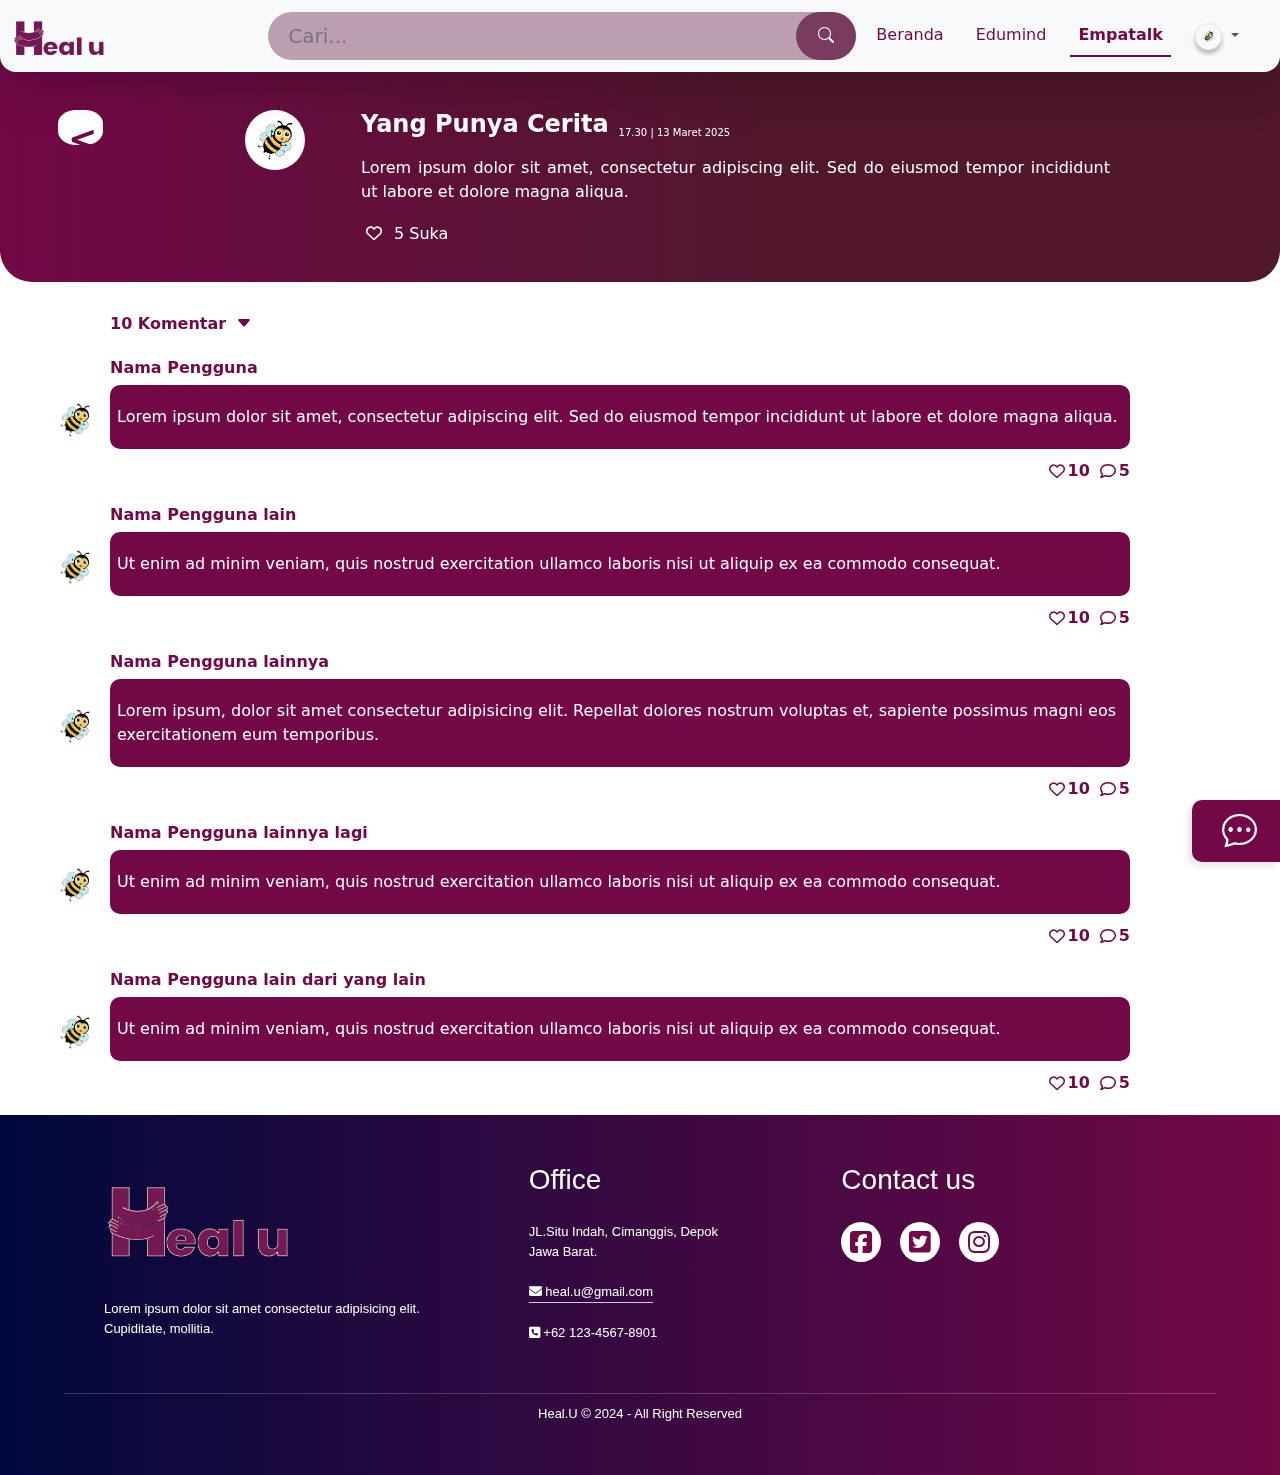
<file: dEmpa.html>
<!DOCTYPE html>
<html lang="en">

<head>
    <meta charset="UTF-8">
    <meta name="viewport" content="width=device-width, initial-scale=1.0">
    <title>EmpaTalk</title>
    <link href="https://cdn.jsdelivr.net/npm/bootstrap@5.3.3/dist/css/bootstrap.min.css" rel="stylesheet"
        integrity="sha384-QWTKZyjpPEjISv5WaRU9OFeRpok6YctnYmDr5pNlyT2bRjXh0JMhjY6hW+ALEwIH" crossorigin="anonymous">
        <link rel="stylesheet" href="dEmpa.css">
        <!-- <script src="https://cdn.jsdelivr.net/npm/bootstrap@5.3.0-alpha1/dist/js/bootstrap.bundle.min.js"></script> -->
        <link rel="stylesheet" href="https://cdn.jsdelivr.net/npm/bootstrap-icons@1.11.3/font/bootstrap-icons.min.css">
        <link href="https://cdnjs.cloudflare.com/ajax/libs/font-awesome/5.15.4/css/all.min.css" rel="stylesheet">
        <link rel="stylesheet" href="https://cdnjs.cloudflare.com/ajax/libs/font-awesome/6.5.1/css/all.min.css">
    </head>

<body style="background-color: white;">
    <nav class="navbar navbar-expand-lg bg-body-tertiary shadow-lg rounded-bottom-4"
        style="position: fixed; top: 0; width: 100%; z-index: 1000;">
        <div class="container-fluid">
            <a class="navbar-brand" href="#"><img src="img-edu/healu.png" width="100" alt="Heal u"></a>
            <form action="" class="search-bar">
                <input type="text" placeholder="Cari..." aria-label="Search">
                <button class="btn" style="background-color: #621843BD; color: white;" type="submit"><i
                        class="bi bi-search"></i></button>
            </form>

            <button class="navbar-toggler" type="button" data-bs-toggle="collapse"
                data-bs-target="#navbarSupportedContent" aria-controls="navbarSupportedContent" aria-expanded="false"
                aria-label="Toggle navigation">
                <span class="navbar-toggler-icon"></span>
            </button>
        </div>
        <div class="collapse navbar-collapse" id="navbarSupportedContent">
            <ul class="navbar-nav ms-auto gap-3">
                <li class="nav-item">
                    <a class="nav-link" aria-current="page" style="color: #720846;" href="index.html">Beranda</a>
                </li>
                <li class="nav-item">
                    <a class="nav-link" style="color: #720846;" href="edu.html">Edumind</a>
                </li>
                <li class="nav-item">
                    <a class="nav-link active" style="color: #720846;" href="mEmpa.html">Empatalk</a>
                </li>
                <li class="nav-item dropdown" style="margin-right: 50px;">
                    <a class="nav-link dropdown-toggle" href="#" role="button" data-bs-toggle="dropdown"
                        aria-expanded="false">
                        <img src="img-edu/profil.png" alt="Profil" width="150" class="rounded-circle img-thumbnail"
                            style="background: lightgray 50% / cover no-repeat, var(--bg_profil, #CFCFCF);
                                    box-shadow: 0px 4px 4px 0px rgba(0, 0, 0, 0.25);">
                    </a>
                    <ul class="dropdown-menu dropdown-menu-end">
                        <li><a class="dropdown-item" href="iAkun.html"><svg xmlns="http://www.w3.org/2000/svg" width="39"
                                    height="39" viewBox="0 0 39 39" fill="none">
                                    <path fill-rule="evenodd" clip-rule="evenodd"
                                        d="M13 11.375C13 9.65109 13.6848 7.99779 14.9038 6.77881C16.1228 5.55982 17.7761 4.875 19.5 4.875C21.2239 4.875 22.8772 5.55982 24.0962 6.77881C25.3152 7.99779 26 9.65109 26 11.375C26 13.0989 25.3152 14.7522 24.0962 15.9712C22.8772 17.1902 21.2239 17.875 19.5 17.875C17.7761 17.875 16.1228 17.1902 14.9038 15.9712C13.6848 14.7522 13 13.0989 13 11.375ZM13 21.125C10.8451 21.125 8.77849 21.981 7.25476 23.5048C5.73102 25.0285 4.875 27.0951 4.875 29.25C4.875 30.5429 5.38861 31.7829 6.30285 32.6971C7.21709 33.6114 8.45707 34.125 9.75 34.125H29.25C30.5429 34.125 31.7829 33.6114 32.6971 32.6971C33.6114 31.7829 34.125 30.5429 34.125 29.25C34.125 27.0951 33.269 25.0285 31.7452 23.5048C30.2215 21.981 28.1549 21.125 26 21.125H13Z"
                                        fill="#720846" />
                                </svg>Profil</a></li>
                        <li><a class="dropdown-item" href="pBantuan.html"><svg xmlns="http://www.w3.org/2000/svg" width="39"
                                    height="39" viewBox="0 0 39 39" fill="none">
                                    <path
                                        d="M15 0C6.83654 0 0 5.86154 0 13.2692C0 16.7654 1.56808 19.9015 4.03846 22.2473C3.73748 23.032 3.31117 23.7626 2.77615 24.4108C2.06639 25.2718 1.28221 26.0688 0.432692 26.7923C0.246365 26.9418 0.111027 27.1454 0.0453565 27.3751C-0.0203142 27.6048 -0.0130803 27.8492 0.0660598 28.0746C0.1452 28.3 0.292345 28.4952 0.487187 28.6334C0.68203 28.7716 0.914965 28.846 1.15385 28.8462C3.70962 28.8462 5.54769 28.8173 7.21154 28.3777C8.7 27.9831 9.97962 27.1569 11.2858 25.9973C12.4742 26.2823 13.7008 26.5385 15 26.5385C23.1635 26.5385 30 20.6769 30 13.2692C30 5.86154 23.1635 0 15 0ZM15 2.30769C22.0673 2.30769 27.6923 7.29231 27.6923 13.2692C27.6923 19.2462 22.0673 24.2308 15 24.2308C13.7435 24.2308 12.4385 24.0138 11.25 23.6896C11.0599 23.6418 10.8609 23.6432 10.6715 23.6937C10.4821 23.7442 10.3088 23.842 10.1677 23.9781C8.86962 25.2231 7.91308 25.8035 6.63462 26.1415C6.04615 26.2973 4.91077 26.2604 4.11 26.3227C4.27154 26.1404 4.42269 26.0435 4.57962 25.8531C5.48654 24.7454 6.31385 23.5742 6.56308 22.2473C6.59741 22.0481 6.57881 21.8434 6.50915 21.6537C6.43949 21.4639 6.32121 21.2958 6.16615 21.1662C3.74885 19.17 2.30769 16.3719 2.30769 13.2692C2.30769 7.29231 7.93269 2.30769 15 2.30769ZM12.8008 6.81461C12.5977 6.8602 12.4107 6.95987 12.2596 7.10308L10.5288 8.72654L12.0796 10.4204L13.4492 9.12231H16.2254L17.3077 10.35V12.045L14.3504 14.0273C14.1923 14.135 14.0635 14.2802 13.9755 14.45C13.8874 14.6198 13.843 14.8088 13.8462 15V17.3077H16.1538V15.6485L19.1112 13.6662C19.2694 13.5584 19.3983 13.413 19.4864 13.243C19.5744 13.073 19.6187 12.8837 19.6154 12.6923V9.91615C19.6139 9.63728 19.5114 9.36839 19.3269 9.15923L17.5962 7.21154C17.4885 7.08762 17.3555 6.98811 17.2063 6.91966C17.0571 6.85121 16.895 6.8154 16.7308 6.81461H13.0523C12.9687 6.80545 12.8844 6.80545 12.8008 6.81461ZM13.8462 18.4615V20.7692H16.1538V18.4615H13.8462Z"
                                        fill="#720846" />
                                </svg>Pusat Bantuan</a></li>
                        <li><a class="dropdown-item" href="#"><svg xmlns="http://www.w3.org/2000/svg" width="39"
                                    height="39" viewBox="0 0 39 39" fill="none">
                                    <path
                                        d="M29.25 3.25H9.75C9.31902 3.25 8.9057 3.4212 8.60095 3.72595C8.29621 4.0307 8.125 4.44402 8.125 4.875V19.5L16.25 13V17.875H26V21.125H16.25V26L8.125 19.5V34.125C8.125 34.556 8.29621 34.9693 8.60095 35.274C8.9057 35.5788 9.31902 35.75 9.75 35.75H29.25C29.681 35.75 30.0943 35.5788 30.399 35.274C30.7038 34.9693 30.875 34.556 30.875 34.125V4.875C30.875 4.44402 30.7038 4.0307 30.399 3.72595C30.0943 3.4212 29.681 3.25 29.25 3.25Z"
                                        fill="#720846" />
                                </svg>Keluar</a></li>
                    </ul>
                </li>
            </ul>
        </div>
        </div>
    </nav>

    <button class="fixed-button" data-bs-toggle="modal" data-bs-target="#exampleModal"><i class="bi bi-chat-dots icon" style="font-size: 35px; font-weight: bold; color: #fff;"></i></button>
    <!-- Modal -->
    <div class="modal fade" id="exampleModal" tabindex="-1" aria-labelledby="exampleModalLabel" aria-hidden="true">
        <div class="modal-dialog">
            <div class="modal-content">
                <div class="modal-body">
                    <button type="button" class="btn-close" data-bs-dismiss="modal" aria-label="Close">&times</button>
                    <textarea style="resize: none; width: 425px;" name="Message" rows="8" placeholder="Ayo beri tanggapan!"></textarea>
                </div>
                <div class="modal-footer">
                    <div class="col" style="position: absolute; width: 50px; left: 10px;">
                        <i class="fa-regular fa-image" style="width: 35px; height: 35px; position: absolute; left: 10px; margin-top: 15px; color: #fff;"></i></div>
                    <div class="col">
                        <div class="form-check form-switch switch-container" style="position: absolute; left: 80px; margin-top: 10px;" >
                            <input class="form-check-input" type="checkbox" role="switch" id="flexSwitchCheckDefault">
                            <label class="switch-slider" for="flexSwitchCheckDefault"></label>  
                        </div>
                            <label class="form-check-label" for="flexSwitchCheckDefault" style="position: absolute; left: 130px; margin-top: 15px; font-size: 10px;">Tampilkan komentar secara anonim</label>
                    </div>
                    <div class="col">
                        <p style="text-align: center; position: absolute; right: 30px; margin-top: 11px; font-weight:bold; text-shadow: -4px 4px 6px rgba(0, 0, 0, 0.1);">posting</p>
                    </div>
                </div>
            </div>
        </div>
    </div>

    <section class="jumbotron text-left rounded-5" style="background: linear-gradient(90deg, #720846 0%, #50172D 59.97%);">
        <div class="row">
            <div class="col-md-1" onclick="window.location.href='mEmpa.html';" style="cursor: pointer;">
                <b><</b>
            </div>
            <div class="col-md" style="margin-left: 130px; width: fit-content;">
                <img class="selected-profile-picture" src="img/profil.png" alt="Profil Picture">
            </div>
            <div class="col-md-9 text-start text-justify align-content-center" style="color: white;">
                <div class="teks-atas" style="display: flex;">
                    <h4><b>Yang Punya Cerita </b></h4>
                    <p style="font-size: x-small; padding-left:10px;"> <br> 17.30 | 13 Maret 2025</p>
                </div>
                <p style="font-size: 16px; text-align:justify; margin-right: 100px">Lorem ipsum dolor sit amet, consectetur adipiscing elit. Sed do eiusmod tempor incididunt ut labore et dolore magna aliqua.</p>
                <p><i class="far fa-heart icon" style="color: #fff; margin:0; padding: 5px; margin-right: 7px;"></i>5 Suka</p>
            </div>
        </div>
    </section>
    <section id="main-empa">
        <div class="main-container" style="background-color: white; padding-top:30px;">
            <p style="color: #720846; margin-left: 110px; margin-bottom: 20px;"><b>10 Komentar</b><i class="bi bi-caret-down-fill" style="margin-left: 10px;"></i></p>
            <div class="empatalk-post">
                <img class="profile-picture" src="img/profil.png" alt="Profil Picture">
                <div class="user-info">
                    <div class="user-name">Nama Pengguna</div>
                    <div class="post-content">
                        Lorem ipsum dolor sit amet, consectetur adipiscing elit. Sed do eiusmod tempor incididunt ut labore et dolore magna aliqua.
                    </div>
                    <div class="reaction">
                        <i class="far fa-heart icon"></i>
                        <span>10</span>
                        <i class="far fa-comment icon"></i>
                        <span>5</span>
                    </div>
                </div>
            </div>
            <div class="empatalk-post">
                <img class="profile-picture" src="img/profil.png" alt="Profil Picture">
                <div class="user-info">
                    <div class="user-name">Nama Pengguna lain</div>
                    <div class="post-content">
                        Ut enim ad minim veniam, quis nostrud exercitation ullamco laboris nisi ut aliquip ex ea commodo consequat.
                    </div>
                    <div class="reaction">
                        <i class="far fa-heart icon"></i>
                        <span>10</span>
                        <i class="far fa-comment icon"></i>
                        <span>5</span>
                    </div>
                </div>
            </div>
            <div class="empatalk-post">
                <img class="profile-picture" src="img/profil.png" alt="Profil Picture">
                <div class="user-info">
                    <div class="user-name">Nama Pengguna lainnya</div>
                    <div class="post-content">
                        Lorem ipsum, dolor sit amet consectetur adipisicing elit. Repellat dolores nostrum voluptas et, sapiente possimus magni eos exercitationem eum temporibus.               
                    </div>
                    <div class="reaction">
                        <i class="far fa-heart icon"></i>
                        <span>10</span>
                        <i class="far fa-comment icon"></i>
                        <span>5</span>
                    </div>
                </div>
            </div><div class="empatalk-post">
                <img class="profile-picture" src="img/profil.png" alt="Profil Picture">
                <div class="user-info">
                    <div class="user-name">Nama Pengguna lainnya lagi</div>
                    <div class="post-content">
                        Ut enim ad minim veniam, quis nostrud exercitation ullamco laboris nisi ut aliquip ex ea commodo consequat.
                    </div>
                    <div class="reaction">
                        <i class="far fa-heart icon"></i>
                        <span>10</span>
                        <i class="far fa-comment icon"></i>
                        <span>5</span>
                    </div>
                </div>
            </div><div class="empatalk-post">
                <img class="profile-picture" src="img/profil.png" alt="Profil Picture">
                <div class="user-info">
                    <div class="user-name">Nama Pengguna lain dari yang lain</div>
                    <div class="post-content">
                        Ut enim ad minim veniam, quis nostrud exercitation ullamco laboris nisi ut aliquip ex ea commodo consequat.
                    </div>
                    <div class="reaction">
                        <i class="far fa-heart icon"></i>
                        <span>10</span>
                        <i class="far fa-comment icon"></i>
                        <span>5</span>
                    </div>
                </div>
            </div>
        </div>
    </section>

    <footer style="background-color: white; padding-top: 3rem;">
        <div class="row" style="width: 85%; margin: auto; display: flex; flex-wrap: wrap; align-items: flex-start; justify-content: space-between;">
            <div class="col" style="flex-basis: 25%; padding: 8px;">
                <img src="img/healu.png" alt="logo" style="width: 200px; margin-bottom: 35px;">
                <p>Lorem ipsum dolor sit amet consectetur adipisicing elit. Cupiditate, mollitia.</p>
            </div>
            <div class="col" style="flex-basis: 25%; padding-left: 70px;">
                <h3>Office</h3>
                <p><span>JL.Situ Indah, Cimanggis, Depok <br>Jawa Barat.</p>
                <p class="email"><i class="fa-solid fa-envelope"></i> heal.u@gmail.com</p>
                <i class="fa-solid fa-square-phone"></i> +62 123-4567-8901
            </div>
            <div class="col" style="flex-basis: 25%; padding-left: 20px;">
                <h3>Contact us</h3>
                <div class="social-icons">
                    <a href="#"><i class="fa-brands fa-square-facebook"></i></a>
                    <a href="#"><i class="fa-brands fa-square-twitter"></i></a>
                    <a href="#"><i class="fa-brands fa-instagram"></i></a>
                </div>
            </div>
        </div>
        <br><hr>
        <p class="copyright text-center"> Heal.U © 2024 - All Right Reserved</p>
    </footer>

    <script src="https://cdn.jsdelivr.net/npm/bootstrap@5.3.3/dist/js/bootstrap.bundle.min.js"
        integrity="sha384-YvpcrYf0tY3lHB60NNkmXc5s9fDVZLESaAA55NDzOxhy9GkcIdslK1eN7N6jIeHz" crossorigin="anonymous">
        </script>
</body>

</html>
</file>
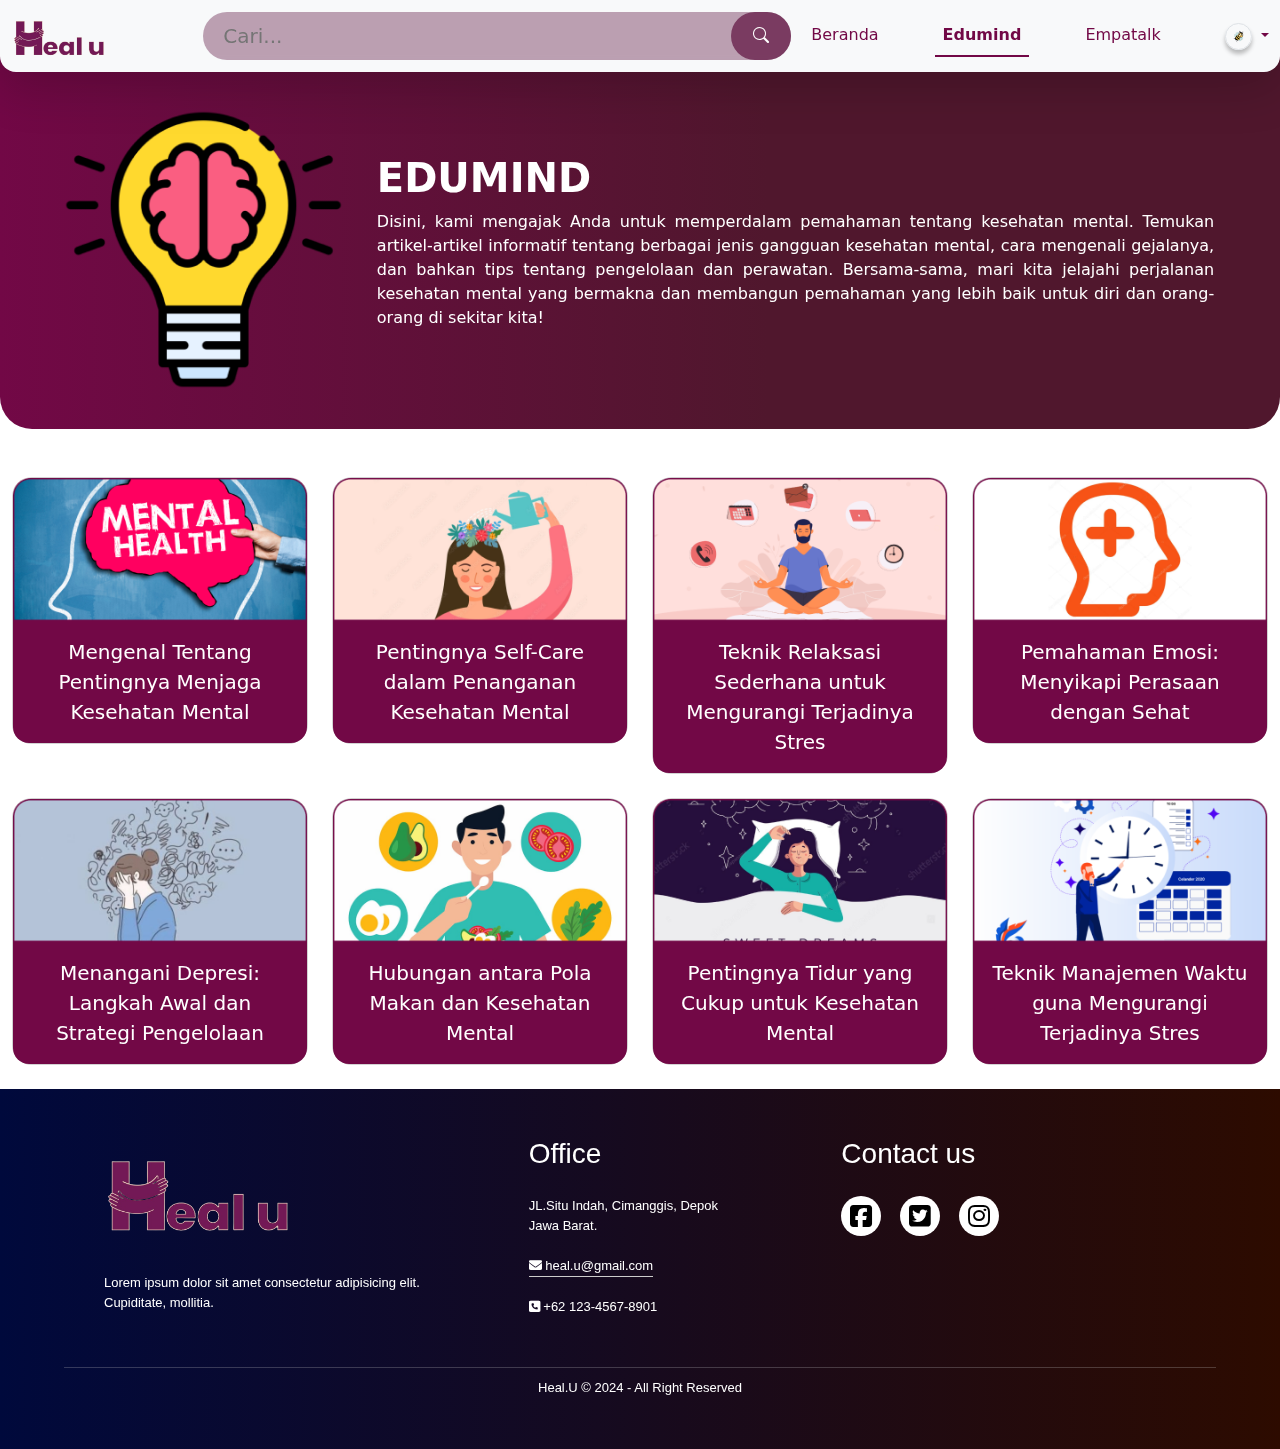
<file: edu.html>
<!DOCTYPE html>
<html lang="en">

<head>
    <meta charset="UTF-8">
    <meta name="viewport" content="width=device-width, initial-scale=1.0">
    <title>Edumind</title>
    <link href="https://cdn.jsdelivr.net/npm/bootstrap@5.3.3/dist/css/bootstrap.min.css" rel="stylesheet"
        integrity="sha384-QWTKZyjpPEjISv5WaRU9OFeRpok6YctnYmDr5pNlyT2bRjXh0JMhjY6hW+ALEwIH" crossorigin="anonymous">
    <!-- link css -->
    <link rel="stylesheet" href="edu.css">
    <!-- Icon Bootsrap -->
    <link rel="stylesheet" href="https://cdn.jsdelivr.net/npm/bootstrap-icons@1.11.3/font/bootstrap-icons.min.css">
    <link rel="stylesheet" href="https://cdnjs.cloudflare.com/ajax/libs/font-awesome/6.5.1/css/all.min.css">
</head>

<body style="background-color: white;">
    <nav class="navbar navbar-expand-lg bg-body-tertiary shadow-lg rounded-bottom-4"
        style="position: fixed; top: 0; width: 100%; z-index: 1000;">
        <div class="container-fluid">
            <a class="navbar-brand" href="#"><img src="img-edu/healu.png" width="100" alt="Heal u"></a>
            <form action="" class="search-bar">
                <input type="text" placeholder="Cari..." aria-label="Search">
                <button class="btn" style="background-color: #621843BD; color: white;" type="submit"><i
                        class="bi bi-search"></i></button>
            </form>
            <button class="navbar-toggler" type="button" data-bs-toggle="collapse"
                data-bs-target="#navbarSupportedContent" aria-controls="navbarSupportedContent" aria-expanded="false"
                aria-label="Toggle navigation">
                <span class="navbar-toggler-icon"></span>
            </button>
        </div>
        <div class="collapse navbar-collapse" id="navbarSupportedContent">
            <ul class="navbar-nav ms-auto gap-5">
                <li class="nav-item">
                    <a class="nav-link" aria-current="page" style="color: #720846;" href="index.html">Beranda</a>
                </li>
                <li class="nav-item">
                    <a class="nav-link  active" style="color: #720846;" href="#">Edumind</a>
                </li>
                <li class="nav-item">
                    <a class="nav-link" style="color: #720846;" href="mEmpa.html">Empatalk</a>
                </li>
                <li class="nav-item dropdown" style="padding-right: 20px;">
                    <a class="nav-link dropdown-toggle" href="#" role="button" data-bs-toggle="dropdown"
                        aria-expanded="false" style="color: #720846;">
                        <img src="img-edu/profil.png" alt="Profil" width="230px" height="230px"
                            class="rounded-circle img-thumbnail" style="background: lightgray 50% / cover no-repeat, var(--bg_profil, #CFCFCF);
                                    box-shadow: 0px 4px 4px 0px rgba(0, 0, 0, 0.25);">
                    </a>
                    <ul class="dropdown-menu dropdown-menu-end" style="margin-right: 0;">
                        <li><a class="dropdown-item" href="iAkun.html"><svg xmlns="http://www.w3.org/2000/svg"
                                    width="39" height="39" viewBox="0 0 39 39" fill="none">
                                    <path fill-rule="evenodd" clip-rule="evenodd"
                                        d="M13 11.375C13 9.65109 13.6848 7.99779 14.9038 6.77881C16.1228 5.55982 17.7761 4.875 19.5 4.875C21.2239 4.875 22.8772 5.55982 24.0962 6.77881C25.3152 7.99779 26 9.65109 26 11.375C26 13.0989 25.3152 14.7522 24.0962 15.9712C22.8772 17.1902 21.2239 17.875 19.5 17.875C17.7761 17.875 16.1228 17.1902 14.9038 15.9712C13.6848 14.7522 13 13.0989 13 11.375ZM13 21.125C10.8451 21.125 8.77849 21.981 7.25476 23.5048C5.73102 25.0285 4.875 27.0951 4.875 29.25C4.875 30.5429 5.38861 31.7829 6.30285 32.6971C7.21709 33.6114 8.45707 34.125 9.75 34.125H29.25C30.5429 34.125 31.7829 33.6114 32.6971 32.6971C33.6114 31.7829 34.125 30.5429 34.125 29.25C34.125 27.0951 33.269 25.0285 31.7452 23.5048C30.2215 21.981 28.1549 21.125 26 21.125H13Z"
                                        fill="#720846" />
                                </svg>Profil</a></li>
                        <li><a class="dropdown-item" href="pBantuan.html"><svg xmlns="http://www.w3.org/2000/svg" width="39"
                                    height="39" viewBox="0 0 39 39" fill="none">
                                    <path
                                        d="M15 0C6.83654 0 0 5.86154 0 13.2692C0 16.7654 1.56808 19.9015 4.03846 22.2473C3.73748 23.032 3.31117 23.7626 2.77615 24.4108C2.06639 25.2718 1.28221 26.0688 0.432692 26.7923C0.246365 26.9418 0.111027 27.1454 0.0453565 27.3751C-0.0203142 27.6048 -0.0130803 27.8492 0.0660598 28.0746C0.1452 28.3 0.292345 28.4952 0.487187 28.6334C0.68203 28.7716 0.914965 28.846 1.15385 28.8462C3.70962 28.8462 5.54769 28.8173 7.21154 28.3777C8.7 27.9831 9.97962 27.1569 11.2858 25.9973C12.4742 26.2823 13.7008 26.5385 15 26.5385C23.1635 26.5385 30 20.6769 30 13.2692C30 5.86154 23.1635 0 15 0ZM15 2.30769C22.0673 2.30769 27.6923 7.29231 27.6923 13.2692C27.6923 19.2462 22.0673 24.2308 15 24.2308C13.7435 24.2308 12.4385 24.0138 11.25 23.6896C11.0599 23.6418 10.8609 23.6432 10.6715 23.6937C10.4821 23.7442 10.3088 23.842 10.1677 23.9781C8.86962 25.2231 7.91308 25.8035 6.63462 26.1415C6.04615 26.2973 4.91077 26.2604 4.11 26.3227C4.27154 26.1404 4.42269 26.0435 4.57962 25.8531C5.48654 24.7454 6.31385 23.5742 6.56308 22.2473C6.59741 22.0481 6.57881 21.8434 6.50915 21.6537C6.43949 21.4639 6.32121 21.2958 6.16615 21.1662C3.74885 19.17 2.30769 16.3719 2.30769 13.2692C2.30769 7.29231 7.93269 2.30769 15 2.30769ZM12.8008 6.81461C12.5977 6.8602 12.4107 6.95987 12.2596 7.10308L10.5288 8.72654L12.0796 10.4204L13.4492 9.12231H16.2254L17.3077 10.35V12.045L14.3504 14.0273C14.1923 14.135 14.0635 14.2802 13.9755 14.45C13.8874 14.6198 13.843 14.8088 13.8462 15V17.3077H16.1538V15.6485L19.1112 13.6662C19.2694 13.5584 19.3983 13.413 19.4864 13.243C19.5744 13.073 19.6187 12.8837 19.6154 12.6923V9.91615C19.6139 9.63728 19.5114 9.36839 19.3269 9.15923L17.5962 7.21154C17.4885 7.08762 17.3555 6.98811 17.2063 6.91966C17.0571 6.85121 16.895 6.8154 16.7308 6.81461H13.0523C12.9687 6.80545 12.8844 6.80545 12.8008 6.81461ZM13.8462 18.4615V20.7692H16.1538V18.4615H13.8462Z"
                                        fill="#720846" />
                                </svg>Pusat Bantuan</a></li>
                        <li><a class="dropdown-item" href="#"><svg xmlns="http://www.w3.org/2000/svg" width="39"
                                    height="39" viewBox="0 0 39 39" fill="none">
                                    <path
                                        d="M29.25 3.25H9.75C9.31902 3.25 8.9057 3.4212 8.60095 3.72595C8.29621 4.0307 8.125 4.44402 8.125 4.875V19.5L16.25 13V17.875H26V21.125H16.25V26L8.125 19.5V34.125C8.125 34.556 8.29621 34.9693 8.60095 35.274C8.9057 35.5788 9.31902 35.75 9.75 35.75H29.25C29.681 35.75 30.0943 35.5788 30.399 35.274C30.7038 34.9693 30.875 34.556 30.875 34.125V4.875C30.875 4.44402 30.7038 4.0307 30.399 3.72595C30.0943 3.4212 29.681 3.25 29.25 3.25Z"
                                        fill="#720846" />
                                </svg>Keluar</a></li>
                    </ul>
                </li>
            </ul>
        </div>
    </nav>
    
    <section class="jumbotron text-center rounded-5"
        style="background: linear-gradient(90deg, #720846 0%, #50172D 59.97%);">
        <div class="row justify-content-center fs-5 text-center" style="margin-right: 0;">
            <div class="col-md-3 ">
                <img src="img-edu/edu.png" alt="Edumind" width="310" class="img-fluid">
            </div>
            <div class="col-md-8  text-start align-content-center" style="color: white;">
                <h1><b>EDUMIND</b></h1>
                <p style="font-size: 16px; text-align:justify;">Disini, kami mengajak Anda untuk memperdalam pemahaman
                    tentang kesehatan
                    mental. Temukan artikel-artikel informatif tentang berbagai jenis gangguan kesehatan mental, cara
                    mengenali gejalanya, dan bahkan tips tentang pengelolaan dan perawatan. Bersama-sama, mari kita
                    jelajahi perjalanan kesehatan mental yang bermakna dan membangun pemahaman yang lebih baik untuk
                    diri dan orang-orang di sekitar kita!</p>
            </div>
        </div>
    </section>
    <section id="main-edu">
        <div class="container-fluid pt-5">
            <div class="row justify-content-center text-start d-flex flex-wrap">
                <div class="col-md-3 mb-4">
                    <div class="card" onclick="window.location.href='dEdu.html';" style="cursor: pointer;" style="background-color: white;">
                        <img src="img-edu/content/content1.png" class="card-img-top" alt="project1" width="331px">
                        <div class="card-body rounded-bottom-4 text-center" style="background-color: #720846;">
                            <p class="card-text" style="font-size: 20px; color: white;">Mengenal Tentang Pentingnya
                                Menjaga
                                Kesehatan
                                Mental</p>
                        </div>
                    </div>
                </div>
                <div class="col-md-3 mb-4">
                    <div class="card" style="background-color: white;">
                        <img src="img-edu/content/content2.png" class="card-img-top" alt="project1" width="331px">
                        <div class="card-body rounded-bottom-4 text-center" style="background-color: #720846;">
                            <p class="card-text" style="font-size: 20px; color: white;">Pentingnya Self-Care dalam
                                Penanganan Kesehatan Mental</p>
                        </div>
                    </div>
                </div>
                <div class="col-md-3 mb-4">
                    <div class="card" style="background-color: white;">
                        <img src="img-edu/content/content3.png" class="card-img-top" alt="project1" width="331px">
                        <div class="card-body rounded-bottom-4 text-center" style="background-color: #720846;">
                            <p class="card-text" style="font-size: 20px; color: white;">Teknik Relaksasi Sederhana
                                untuk Mengurangi Terjadinya Stres</p>
                        </div>
                    </div>
                </div>
                <div class="col-md-3 mb-4">
                    <div class="card" style="background-color: white;">
                        <img src="img-edu/content/content4.png" class="card-img-top" alt="project1" width="331px">
                        <div class="card-body rounded-bottom-4 text-center" style="background-color: #720846;">
                            <p class="card-text" style="font-size: 20px; color: white;">Pemahaman Emosi: Menyikapi
                                Perasaan dengan Sehat</p>
                        </div>
                    </div>
                </div>
                <div class="col-md-3 mb-4">
                    <div class="card" style="background-color: white;">
                        <img src="img-edu/content/content5.png" class="card-img-top" alt="project1" width="331px">
                        <div class="card-body rounded-bottom-4 text-center" style="background-color: #720846;">
                            <p class="card-text" style="font-size: 20px; color: white;">Menangani Depresi: Langkah Awal
                                dan Strategi Pengelolaan</p>
                        </div>
                    </div>
                </div>
                <div class="col-md-3 mb-4">
                    <div class="card" style="background-color: white;">
                        <img src="img-edu/content/content6.png" class="card-img-top" alt="project1" width="331px">
                        <div class="card-body rounded-bottom-4 text-center" style="background-color: #720846;">
                            <p class="card-text" style="font-size: 20px; color: white;">Hubungan antara Pola Makan dan
                                Kesehatan Mental</p>
                        </div>
                    </div>
                </div>
                <div class="col-md-3 mb-4">
                    <div class="card" style="background-color: white;">
                        <img src="img-edu/content/content7.png" class="card-img-top" alt="project1" width="331px">
                        <div class="card-body rounded-bottom-4 text-center" style="background-color: #720846;">
                            <p class="card-text" style="font-size: 20px; color: white;">Pentingnya Tidur yang Cukup
                                untuk Kesehatan
                                Mental</p>
                        </div>
                    </div>
                </div>
                <div class="col-md-3 mb-4">
                    <div class="card" style="background-color: white;">
                        <img src="img-edu/content/content8.png" class="card-img-top" alt="project1" width="331px">
                        <div class="card-body rounded-bottom-4 text-center" style="background-color: #720846;">
                            <p class="card-text" style="font-size: 20px; color: white;">Teknik Manajemen Waktu guna
                                Mengurangi Terjadinya Stres</p>
                        </div>
                    </div>
                </div>
            </div>
        </div>
    </section>

    <footer style="background-color: white; padding-top: 3rem;">
        <div class="row"
            style="width: 85%; margin: auto; display: flex; flex-wrap: wrap; align-items: flex-start; justify-content: space-between;">
            <div class="col" style="flex-basis: 25%; padding: 8px;">
                <img src="img/healu.png" alt="logo" style="width: 200px; margin-bottom: 35px;">
                <p>Lorem ipsum dolor sit amet consectetur adipisicing elit. Cupiditate, mollitia.</p>
            </div>
            <div class="col" style="flex-basis: 25%; padding-left: 70px;">
                <h3>Office</h3>
                <p><span>JL.Situ Indah, Cimanggis, Depok <br>Jawa Barat.</p>
                <p class="email"><i class="fa-solid fa-envelope"></i> heal.u@gmail.com</p>
                <i class="fa-solid fa-square-phone"></i> +62 123-4567-8901
            </div>
            <div class="col" style="flex-basis: 25%; padding-left: 20px;">
                <h3>Contact us</h3>
                <div class="social-icons">
                    <a href="#"><i class="fa-brands fa-square-facebook"></i></a>
                    <a href="#"><i class="fa-brands fa-square-twitter"></i></a>
                    <a href="#"><i class="fa-brands fa-instagram"></i></a>
                </div>
            </div>
        </div>
        <br>
        <hr>
        <p class="copyright text-center"> Heal.U © 2024 - All Right Reserved</p>
    </footer>

    <script src="https://cdn.jsdelivr.net/npm/bootstrap@5.3.3/dist/js/bootstrap.bundle.min.js"
        integrity="sha384-YvpcrYf0tY3lHB60NNkmXc5s9fDVZLESaAA55NDzOxhy9GkcIdslK1eN7N6jIeHz" crossorigin="anonymous">
        </script>
</body>

</html>
</file>
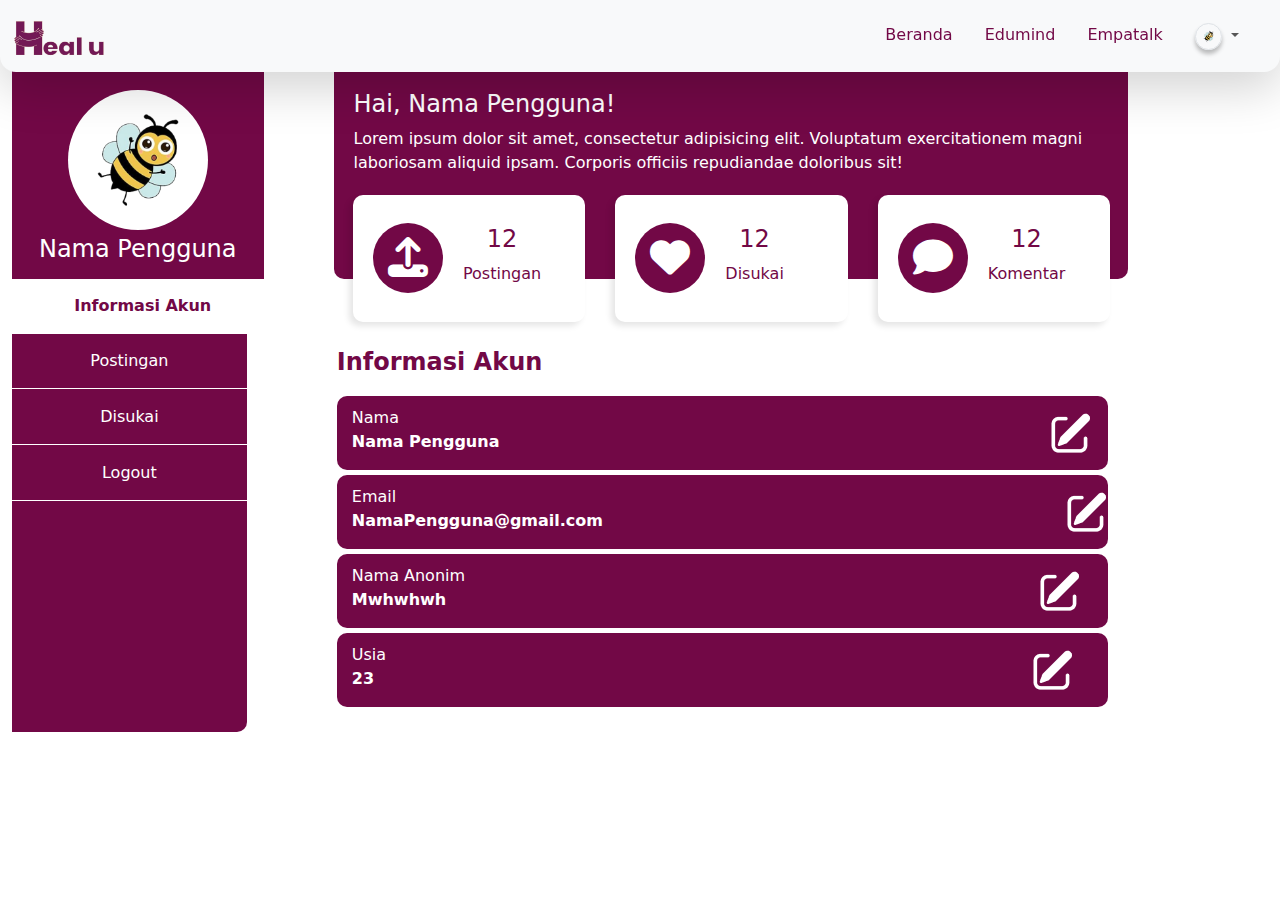
<file: iAkun.html>
<!DOCTYPE html>
<html lang="en">

<head>
    <meta charset="UTF-8">
    <meta name="viewport" content="width=device-width, initial-scale=1.0">
    <title>Informasi Akun</title>
    <link href="https://cdn.jsdelivr.net/npm/bootstrap@5.3.3/dist/css/bootstrap.min.css" rel="stylesheet"
        integrity="sha384-QWTKZyjpPEjISv5WaRU9OFeRpok6YctnYmDr5pNlyT2bRjXh0JMhjY6hW+ALEwIH" crossorigin="anonymous">
    <link rel="stylesheet" href="iAkun.css">
    <!-- <script src="https://cdn.jsdelivr.net/npm/bootstrap@5.3.0-alpha1/dist/js/bootstrap.bundle.min.js"></script> -->
    <link rel="stylesheet" href="https://cdn.jsdelivr.net/npm/bootstrap-icons@1.11.3/font/bootstrap-icons.min.css">
    <link href="https://cdnjs.cloudflare.com/ajax/libs/font-awesome/5.15.4/css/all.min.css" rel="stylesheet">
    <link rel="stylesheet" href="https://cdnjs.cloudflare.com/ajax/libs/font-awesome/6.5.1/css/all.min.css">
</head>

<body style="background-color: white;">
    <nav class="navbar navbar-expand-lg bg-body-tertiary shadow-lg rounded-bottom-4"
        style="position: fixed; top: 0; width: 100%; z-index: 1000;">
        <div class="container-fluid">
            <a class="navbar-brand" href="#"><img src="img-edu/healu.png" width="100" alt="Heal u"></a>
            <button class="navbar-toggler" type="button" data-bs-toggle="collapse"
                data-bs-target="#navbarSupportedContent" aria-controls="navbarSupportedContent" aria-expanded="false"
                aria-label="Toggle navigation">
                <span class="navbar-toggler-icon"></span>
            </button>
        </div>
        <div class="collapse navbar-collapse" id="navbarSupportedContent">
            <ul class="navbar-nav ms-auto gap-3">
                <li class="nav-item">
                    <a class="nav-link" aria-current="page" style="color: #720846;" href="index.html">Beranda</a>
                </li>
                <li class="nav-item">
                    <a class="nav-link" style="color: #720846;" href="edu.html">Edumind</a>
                </li>
                <li class="nav-item">
                    <a class="nav-link active" style="color: #720846;" href="mEmpa.html">Empatalk</a>
                </li>
                <li class="nav-item dropdown" style="margin-right: 50px;">
                    <a class="nav-link dropdown-toggle" href="#" role="button" data-bs-toggle="dropdown"
                        aria-expanded="false">
                        <img src="img-edu/profil.png" alt="Profil" width="150" class="rounded-circle img-thumbnail"
                            style="background: lightgray 50% / cover no-repeat, var(--bg_profil, #CFCFCF);
                                    box-shadow: 0px 4px 4px 0px rgba(0, 0, 0, 0.25);">
                    </a>
                    <ul class="dropdown-menu dropdown-menu-end">
                        <li><a class="dropdown-item" href="iAkun.html"><svg xmlns="http://www.w3.org/2000/svg"
                                    width="39" height="39" viewBox="0 0 39 39" fill="none">
                                    <path fill-rule="evenodd" clip-rule="evenodd"
                                        d="M13 11.375C13 9.65109 13.6848 7.99779 14.9038 6.77881C16.1228 5.55982 17.7761 4.875 19.5 4.875C21.2239 4.875 22.8772 5.55982 24.0962 6.77881C25.3152 7.99779 26 9.65109 26 11.375C26 13.0989 25.3152 14.7522 24.0962 15.9712C22.8772 17.1902 21.2239 17.875 19.5 17.875C17.7761 17.875 16.1228 17.1902 14.9038 15.9712C13.6848 14.7522 13 13.0989 13 11.375ZM13 21.125C10.8451 21.125 8.77849 21.981 7.25476 23.5048C5.73102 25.0285 4.875 27.0951 4.875 29.25C4.875 30.5429 5.38861 31.7829 6.30285 32.6971C7.21709 33.6114 8.45707 34.125 9.75 34.125H29.25C30.5429 34.125 31.7829 33.6114 32.6971 32.6971C33.6114 31.7829 34.125 30.5429 34.125 29.25C34.125 27.0951 33.269 25.0285 31.7452 23.5048C30.2215 21.981 28.1549 21.125 26 21.125H13Z"
                                        fill="#720846" />
                                </svg>Profil</a></li>
                        <li><a class="dropdown-item" href="#"><svg xmlns="http://www.w3.org/2000/svg" width="39"
                                    height="39" viewBox="0 0 39 39" fill="none">
                                    <path
                                        d="M15 0C6.83654 0 0 5.86154 0 13.2692C0 16.7654 1.56808 19.9015 4.03846 22.2473C3.73748 23.032 3.31117 23.7626 2.77615 24.4108C2.06639 25.2718 1.28221 26.0688 0.432692 26.7923C0.246365 26.9418 0.111027 27.1454 0.0453565 27.3751C-0.0203142 27.6048 -0.0130803 27.8492 0.0660598 28.0746C0.1452 28.3 0.292345 28.4952 0.487187 28.6334C0.68203 28.7716 0.914965 28.846 1.15385 28.8462C3.70962 28.8462 5.54769 28.8173 7.21154 28.3777C8.7 27.9831 9.97962 27.1569 11.2858 25.9973C12.4742 26.2823 13.7008 26.5385 15 26.5385C23.1635 26.5385 30 20.6769 30 13.2692C30 5.86154 23.1635 0 15 0ZM15 2.30769C22.0673 2.30769 27.6923 7.29231 27.6923 13.2692C27.6923 19.2462 22.0673 24.2308 15 24.2308C13.7435 24.2308 12.4385 24.0138 11.25 23.6896C11.0599 23.6418 10.8609 23.6432 10.6715 23.6937C10.4821 23.7442 10.3088 23.842 10.1677 23.9781C8.86962 25.2231 7.91308 25.8035 6.63462 26.1415C6.04615 26.2973 4.91077 26.2604 4.11 26.3227C4.27154 26.1404 4.42269 26.0435 4.57962 25.8531C5.48654 24.7454 6.31385 23.5742 6.56308 22.2473C6.59741 22.0481 6.57881 21.8434 6.50915 21.6537C6.43949 21.4639 6.32121 21.2958 6.16615 21.1662C3.74885 19.17 2.30769 16.3719 2.30769 13.2692C2.30769 7.29231 7.93269 2.30769 15 2.30769ZM12.8008 6.81461C12.5977 6.8602 12.4107 6.95987 12.2596 7.10308L10.5288 8.72654L12.0796 10.4204L13.4492 9.12231H16.2254L17.3077 10.35V12.045L14.3504 14.0273C14.1923 14.135 14.0635 14.2802 13.9755 14.45C13.8874 14.6198 13.843 14.8088 13.8462 15V17.3077H16.1538V15.6485L19.1112 13.6662C19.2694 13.5584 19.3983 13.413 19.4864 13.243C19.5744 13.073 19.6187 12.8837 19.6154 12.6923V9.91615C19.6139 9.63728 19.5114 9.36839 19.3269 9.15923L17.5962 7.21154C17.4885 7.08762 17.3555 6.98811 17.2063 6.91966C17.0571 6.85121 16.895 6.8154 16.7308 6.81461H13.0523C12.9687 6.80545 12.8844 6.80545 12.8008 6.81461ZM13.8462 18.4615V20.7692H16.1538V18.4615H13.8462Z"
                                        fill="#720846" />
                                </svg>Pusat Bantuan</a></li>
                        <li><a class="dropdown-item" href="#"><svg xmlns="http://www.w3.org/2000/svg" width="39"
                                    height="39" viewBox="0 0 39 39" fill="none">
                                    <path
                                        d="M29.25 3.25H9.75C9.31902 3.25 8.9057 3.4212 8.60095 3.72595C8.29621 4.0307 8.125 4.44402 8.125 4.875V19.5L16.25 13V17.875H26V21.125H16.25V26L8.125 19.5V34.125C8.125 34.556 8.29621 34.9693 8.60095 35.274C8.9057 35.5788 9.31902 35.75 9.75 35.75H29.25C29.681 35.75 30.0943 35.5788 30.399 35.274C30.7038 34.9693 30.875 34.556 30.875 34.125V4.875C30.875 4.44402 30.7038 4.0307 30.399 3.72595C30.0943 3.4212 29.681 3.25 29.25 3.25Z"
                                        fill="#720846" />
                                </svg>Keluar</a></li>
                    </ul>
                </li>
            </ul>
        </div>
        </div>
    </nav>
    <section id="info-akun" class="section1">
        <div class="container">
            <div class="column-left">
                <img src="img/profil.png" alt="foto profil"
                    style="width: 140px; border-radius: 50%; background-color: #fff; margin-bottom: 5px;">
                <h4>Nama Pengguna</h4>
            </div>
            <div class="column-right">
                <h4>Hai, Nama Pengguna!</h4>
                <p>Lorem ipsum dolor sit amet, consectetur adipisicing elit. Voluptatum exercitationem magni laboriosam
                    aliquid ipsam. Corporis officiis repudiandae doloribus sit!</p>
            </div>
        </div>
        <div class="container">
            <div class="column-left2">
                <p style="font-weight: bold;">Informasi Akun</p>
            </div>
            <div class="column-right2">
            </div>
        </div>
        <div class="container">
            <div class="column-left3">
                <p style="border-bottom: 1px solid #fff; padding-bottom: 15px;">Postingan</p>
                <p style="border-bottom: 1px solid #fff; padding-bottom: 15px;">Disukai</p>
                <p style="border-bottom: 1px solid #fff; padding-bottom: 15px;">Logout</p>
            </div>
            <div class="column-right3">
                <p style="font-weight: bold; font-size: 24px;">Informasi Akun</p>
                <div class="edit-akun">
                    <div class="teks">
                        <p>Nama<br><strong>Nama Pengguna</strong></p>
                    </div>
                    <div class="ikon"><img src="img-akun/pensil.png" style="margin-left:550px; padding-top: 6px;"></div>
                </div>
                <div class="edit-akun">
                    <div class="teks">
                        <p>Email<br><strong>NamaPengguna@gmail.com</strong></p>
                    </div>
                    <div class="ikon"><img src="img-akun/pensil.png" style="margin-left:462px; padding-top: 6px;"></div>
                </div>
                <div class="edit-akun">
                    <div class="teks">
                        <p>Nama Anonim<br><strong>Mwhwhwh</strong></p>
                    </div>
                    <div class="ikon"><img src="img-akun/pensil.png" style="margin-left:573px; padding-top: 6px;"></div>
                </div>
                <div class="edit-akun">
                    <div class="teks">
                        <p>Usia<br><strong>23</strong></p>
                    </div>
                    <div class="ikon"><img src="img-akun/pensil.png" style="margin-left:645px; padding-top: 6px;"></div>
                </div>
            </div>
        </div>
    </section>
    <section class="section2">
        <div class="items">
            <div class="item">
                <div class="aIkon">
                    <i class="fas fa-upload"></i>
                </div>
                <div class="aTeks">
                    <h4>12</h4>
                    <p>Postingan</p>
                </div>
            </div>
            <div class="item">
                <div class="aIkon">
                    <i class="fas fa-heart"></i>
                </div>
                <div class="aTeks">
                    <h4>12</h4>
                    <p>Disukai</p>
                </div>
            </div>
            <div class="item">
                <div class="aIkon">
                    <i class="fas fa-comment"></i>
                </div>
                <div class="aTeks">
                    <h4>12</h4>
                    <p>Komentar</p>
                </div>
            </div>
        </div>
    </section>

    <script src="https://cdn.jsdelivr.net/npm/bootstrap@5.3.3/dist/js/bootstrap.bundle.min.js"
        integrity="sha384-YvpcrYf0tY3lHB60NNkmXc5s9fDVZLESaAA55NDzOxhy9GkcIdslK1eN7N6jIeHz" crossorigin="anonymous">
        </script>
</body>

</html>
</file>
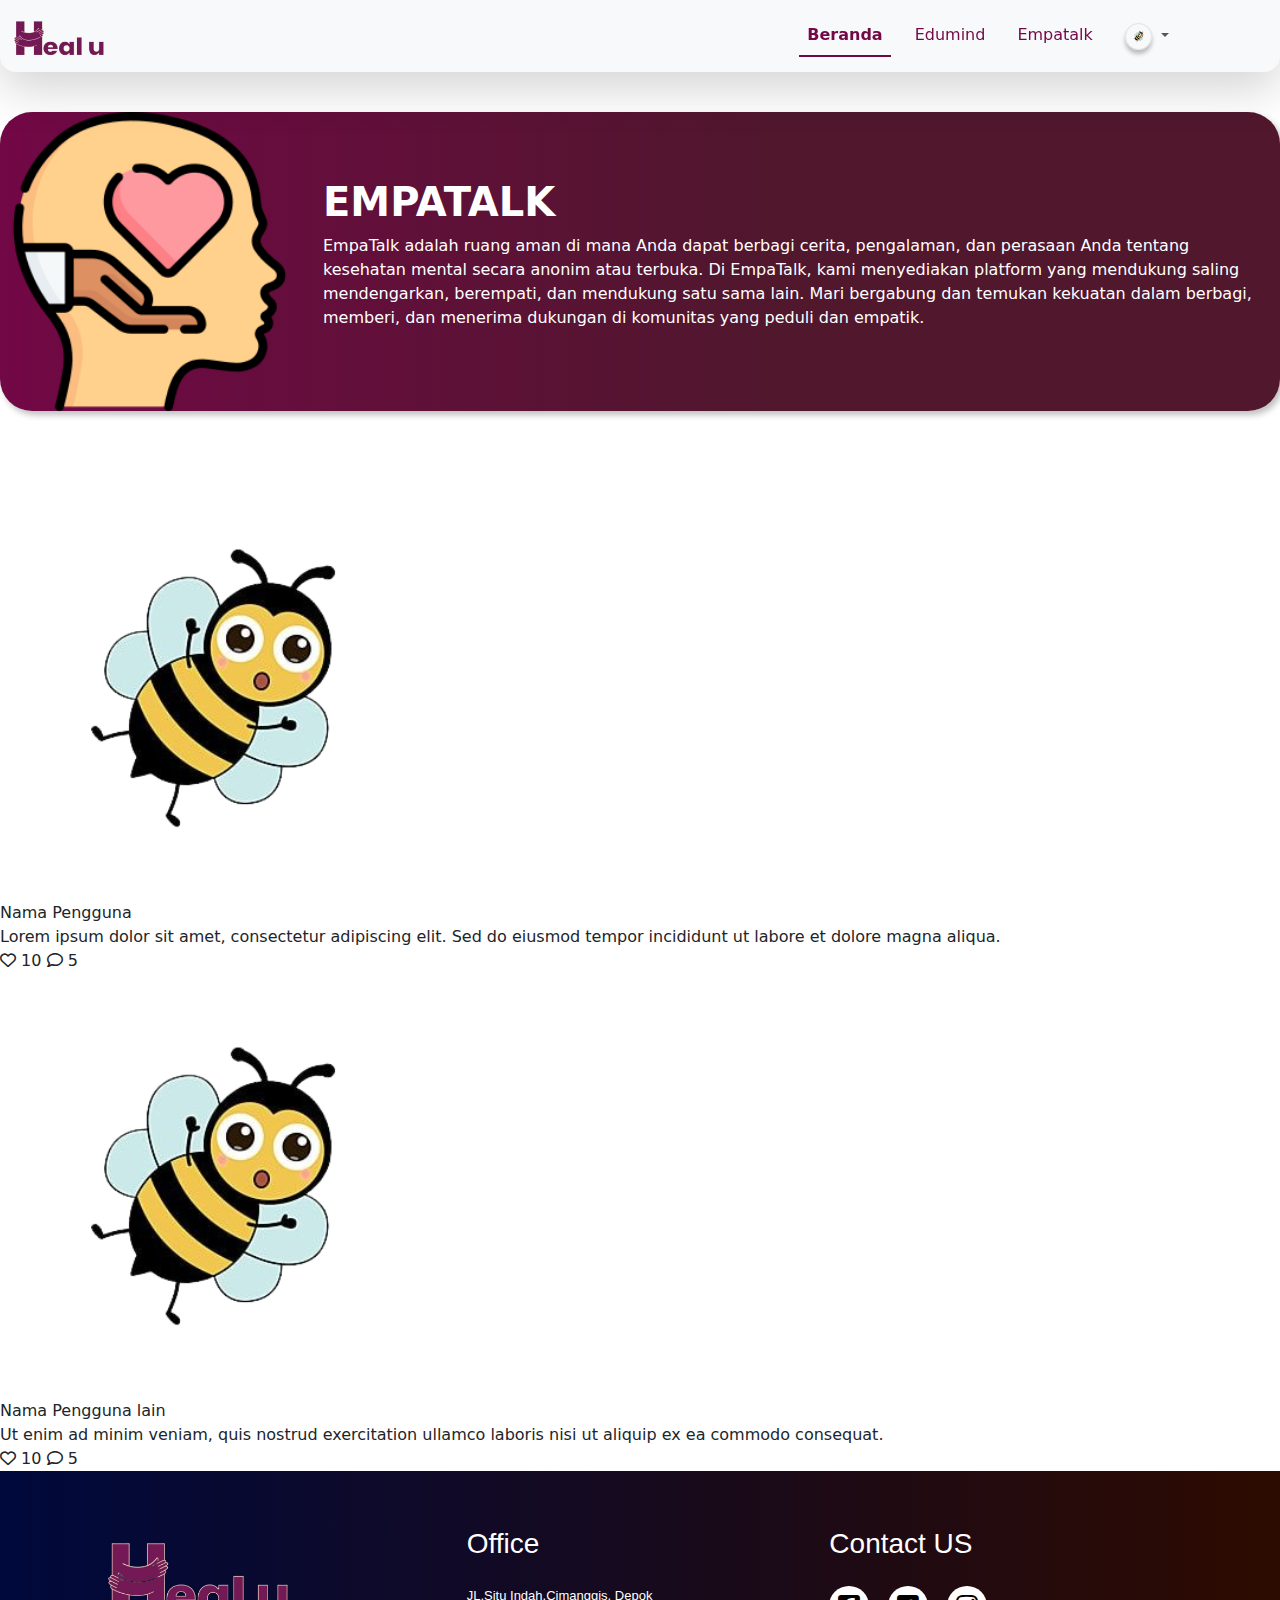
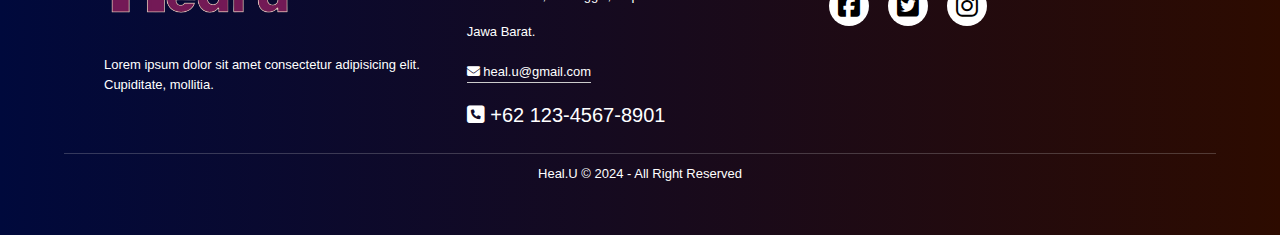
<file: mainEmpatalk.html>
<!doctype html>
<html lang="en">

<head>
    <meta charset="utf-8">
    <meta name="viewport" content="width=device-width, initial-scale=1">
    <title>Heal U</title>
    <link href="https://cdn.jsdelivr.net/npm/bootstrap@5.3.3/dist/css/bootstrap.min.css" rel="stylesheet"
        integrity="sha384-QWTKZyjpPEjISv5WaRU9OFeRpok6YctnYmDr5pNlyT2bRjXh0JMhjY6hW+ALEwIH" crossorigin="anonymous">
    <link rel="stylesheet" href="style.css">
    <link rel="stylesheet" href="https://cdn.jsdelivr.net/npm/bootstrap-icons@1.11.3/font/bootstrap-icons.min.css">
    <link href="https://cdnjs.cloudflare.com/ajax/libs/font-awesome/5.15.4/css/all.min.css" rel="stylesheet">
    <link rel="stylesheet" href="https://cdnjs.cloudflare.com/ajax/libs/font-awesome/6.5.1/css/all.min.css">
</head>

<body style="background-color: #ffffff; margin-top: 100px;">
    <nav class="navbar navbar-expand-lg bg-body-tertiary shadow-lg rounded-bottom-4"
        style="position: fixed; top: 0; width: 100%; z-index: 1000;">
        <div class="container-fluid">
            <a class="navbar-brand" href="#"><img src="img/healu.png" width="100" alt="Heal u"></a>
            <button class="navbar-toggler" type="button" data-bs-toggle="collapse"
                data-bs-target="#navbarSupportedContent" aria-controls="navbarSupportedContent" aria-expanded="false"
                aria-label="Toggle navigation">
                <span class="navbar-toggler-icon"></span>
            </button>
        </div>
        <div class="collapse navbar-collapse" id="navbarSupportedContent">
            <ul class="navbar-nav ms-auto gap-3">
                <li class="nav-item">
                    <a class="nav-link active" aria-current="page" style="color: #720846;" href="#">Beranda</a>
                </li>
                <li class="nav-item">
                    <a class="nav-link" style="color: #720846;" href="#">Edumind</a>
                </li>
                <li class="nav-item">
                    <a class="nav-link" style="color: #720846;" href="#">Empatalk</a>
                </li>
                <li class="nav-item dropdown" style="margin-right: 120px;">
                    <a class="nav-link dropdown-toggle" href="#" role="button" data-bs-toggle="dropdown"
                        aria-expanded="false">
                        <img src="img/profil.png" alt="Profil" width="150" class="rounded-circle img-thumbnail" style="background: lightgray 50% / cover no-repeat, var(--bg_profil, #CFCFCF);
                                box-shadow: 0px 4px 4px 0px rgba(0, 0, 0, 0.25);">
                    </a>
                    <ul class="dropdown-menu">
                        <li><a class="dropdown-item" href="#"><svg xmlns="http://www.w3.org/2000/svg" width="39"
                                    height="39" viewBox="0 0 39 39" fill="none">
                                    <path fill-rule="evenodd" clip-rule="evenodd"
                                        d="M13 11.375C13 9.65109 13.6848 7.99779 14.9038 6.77881C16.1228 5.55982 17.7761 4.875 19.5 4.875C21.2239 4.875 22.8772 5.55982 24.0962 6.77881C25.3152 7.99779 26 9.65109 26 11.375C26 13.0989 25.3152 14.7522 24.0962 15.9712C22.8772 17.1902 21.2239 17.875 19.5 17.875C17.7761 17.875 16.1228 17.1902 14.9038 15.9712C13.6848 14.7522 13 13.0989 13 11.375ZM13 21.125C10.8451 21.125 8.77849 21.981 7.25476 23.5048C5.73102 25.0285 4.875 27.0951 4.875 29.25C4.875 30.5429 5.38861 31.7829 6.30285 32.6971C7.21709 33.6114 8.45707 34.125 9.75 34.125H29.25C30.5429 34.125 31.7829 33.6114 32.6971 32.6971C33.6114 31.7829 34.125 30.5429 34.125 29.25C34.125 27.0951 33.269 25.0285 31.7452 23.5048C30.2215 21.981 28.1549 21.125 26 21.125H13Z"
                                        fill="#720846" />
                                </svg>Profil</a></li>
                        <li><a class="dropdown-item" href="#"><svg xmlns="http://www.w3.org/2000/svg" width="39"
                                    height="39" viewBox="0 0 39 39" fill="none">
                                    <path
                                        d="M15 0C6.83654 0 0 5.86154 0 13.2692C0 16.7654 1.56808 19.9015 4.03846 22.2473C3.73748 23.032 3.31117 23.7626 2.77615 24.4108C2.06639 25.2718 1.28221 26.0688 0.432692 26.7923C0.246365 26.9418 0.111027 27.1454 0.0453565 27.3751C-0.0203142 27.6048 -0.0130803 27.8492 0.0660598 28.0746C0.1452 28.3 0.292345 28.4952 0.487187 28.6334C0.68203 28.7716 0.914965 28.846 1.15385 28.8462C3.70962 28.8462 5.54769 28.8173 7.21154 28.3777C8.7 27.9831 9.97962 27.1569 11.2858 25.9973C12.4742 26.2823 13.7008 26.5385 15 26.5385C23.1635 26.5385 30 20.6769 30 13.2692C30 5.86154 23.1635 0 15 0ZM15 2.30769C22.0673 2.30769 27.6923 7.29231 27.6923 13.2692C27.6923 19.2462 22.0673 24.2308 15 24.2308C13.7435 24.2308 12.4385 24.0138 11.25 23.6896C11.0599 23.6418 10.8609 23.6432 10.6715 23.6937C10.4821 23.7442 10.3088 23.842 10.1677 23.9781C8.86962 25.2231 7.91308 25.8035 6.63462 26.1415C6.04615 26.2973 4.91077 26.2604 4.11 26.3227C4.27154 26.1404 4.42269 26.0435 4.57962 25.8531C5.48654 24.7454 6.31385 23.5742 6.56308 22.2473C6.59741 22.0481 6.57881 21.8434 6.50915 21.6537C6.43949 21.4639 6.32121 21.2958 6.16615 21.1662C3.74885 19.17 2.30769 16.3719 2.30769 13.2692C2.30769 7.29231 7.93269 2.30769 15 2.30769ZM12.8008 6.81461C12.5977 6.8602 12.4107 6.95987 12.2596 7.10308L10.5288 8.72654L12.0796 10.4204L13.4492 9.12231H16.2254L17.3077 10.35V12.045L14.3504 14.0273C14.1923 14.135 14.0635 14.2802 13.9755 14.45C13.8874 14.6198 13.843 14.8088 13.8462 15V17.3077H16.1538V15.6485L19.1112 13.6662C19.2694 13.5584 19.3983 13.413 19.4864 13.243C19.5744 13.073 19.6187 12.8837 19.6154 12.6923V9.91615C19.6139 9.63728 19.5114 9.36839 19.3269 9.15923L17.5962 7.21154C17.4885 7.08762 17.3555 6.98811 17.2063 6.91966C17.0571 6.85121 16.895 6.8154 16.7308 6.81461H13.0523C12.9687 6.80545 12.8844 6.80545 12.8008 6.81461ZM13.8462 18.4615V20.7692H16.1538V18.4615H13.8462Z"
                                        fill="#720846" />
                                </svg>Pusat Bantuan</a></li>
                        <li><a class="dropdown-item" href="#"><svg xmlns="http://www.w3.org/2000/svg" width="39"
                                    height="39" viewBox="0 0 39 39" fill="none">
                                    <path
                                        d="M29.25 3.25H9.75C9.31902 3.25 8.9057 3.4212 8.60095 3.72595C8.29621 4.0307 8.125 4.44402 8.125 4.875V19.5L16.25 13V17.875H26V21.125H16.25V26L8.125 19.5V34.125C8.125 34.556 8.29621 34.9693 8.60095 35.274C8.9057 35.5788 9.31902 35.75 9.75 35.75H29.25C29.681 35.75 30.0943 35.5788 30.399 35.274C30.7038 34.9693 30.875 34.556 30.875 34.125V4.875C30.875 4.44402 30.7038 4.0307 30.399 3.72595C30.0943 3.4212 29.681 3.25 29.25 3.25Z"
                                        fill="#720846" />
                                </svg>Keluar</a></li>
                    </ul>
                </li>
            </ul>
        </div>
        </div>
    </nav>
    <section class="jumbotron text-center rounded-5" style="background: linear-gradient(90deg, #720846 0%, #50172D 59.97%);">
        <div class="row justify-content-center fs-5 text-center" style="margin-right: 0;">
            <div class="col-md-3 ">
                <img src="img/empatalk/mnbanner.png" alt="gambar_kepala" width="310" class="img-fluid">
            </div>
            <div class="col-md text-start text-justify align-content-center" style="color: white;">
                <h1><b>EMPATALK</b></h1>
                <p style="font-size: 16px;">EmpaTalk adalah ruang aman di mana Anda dapat berbagi cerita, pengalaman, dan perasaan Anda tentang kesehatan mental secara anonim atau terbuka. Di EmpaTalk, kami menyediakan platform yang mendukung saling mendengarkan, berempati, dan mendukung satu sama lain. Mari bergabung dan temukan kekuatan dalam berbagi, memberi, dan menerima dukungan di komunitas yang peduli dan empatik.</p>
            </div>
        </div>
    </section>
    <section id="empatalk">
        <div class="main-container" style="background-color: white;">
            <div class="empatalk-post">
                <img class="profile-picture" src="img/profil.png" alt="Profil Picture">
                <div class="user-info">
                    <div class="user-name">Nama Pengguna</div>
                    <div class="post-content">
                        Lorem ipsum dolor sit amet, consectetur adipiscing elit. Sed do eiusmod tempor incididunt ut labore et dolore magna aliqua.
                    </div>
                    <div class="reaction">
                        <i class="far fa-heart icon"></i>
                        <span>10</span>
                        <i class="far fa-comment icon"></i>
                        <span>5</span>
                    </div>
                </div>
            </div>
            <div class="empatalk-post">
                <img class="profile-picture" src="img/profil.png" alt="Profil Picture">
                <div class="user-info">
                    <div class="user-name">Nama Pengguna lain</div>
                    <div class="post-content">
                        Ut enim ad minim veniam, quis nostrud exercitation ullamco laboris nisi ut aliquip ex ea commodo consequat.
                    </div>
                    <div class="reaction">
                        <i class="far fa-heart icon"></i>
                        <span>10</span>
                        <i class="far fa-comment icon"></i>
                        <span>5</span>
                    </div>
                </div>
            </div>
        </div>
    </section>
    <!-- footer -->
    <footer style="background-color: white; padding-top: 3rem;">
        <div class="row" style="width: 85%;
        margin: auto;
        display: flex;
        flex-wrap: wrap;
        align-items: flex-start;
        justify-content: space-between;
    ">
            <div class="col" style="flex-basis: 25%;
            padding: 8px;">
                <img src="img/healu.png" alt="logo" style="width: 200px;
                margin-bottom: 35px;">
                <p>Lorem ipsum dolor sit amet consectetur adipisicing elit. Cupiditate, mollitia.</p>
            </div>
            <div class="col" style="flex-basis: 25%;
            padding: 8px;">
                <h3>Office</h3>
                <p><span>JL.Situ Indah,Cimanggis, Depok</p>
                <p>Jawa Barat.</p>
                <p class="email"><i class="fa-solid fa-envelope"></i> heal.u@gmail.com</p>
                <h5><i class="fa-solid fa-square-phone"></i> +62 123-4567-8901</h5>
            </div>
            <div class="col" style="flex-basis: 25%;
            padding: 8px;">
                <h3>Contact US</h3>
                <div class="social-icons">
                    <a href="#"><i class="fa-brands fa-square-facebook"></i></a>
                    <a href="#"><i class="fa-brands fa-square-twitter"></i></a>
                    <a href="#"><i class="fa-brands fa-instagram"></i></a>
                </div>
            </div>

        </div>
        <hr>
        <p class="copyright text-center"> Heal.U © 2024 - All Right Reserved</p>
    </footer>
    <script src="https://cdn.jsdelivr.net/npm/bootstrap@5.3.3/dist/js/bootstrap.bundle.min.js"
        integrity="sha384-YvpcrYf0tY3lHB60NNkmXc5s9fDVZLESaAA55NDzOxhy9GkcIdslK1eN7N6jIeHz" crossorigin="anonymous">
        </script>
    <!-- Feather Icon -->
    <script>
        feather.replace();
    </script>
</body>

</html>
</file>
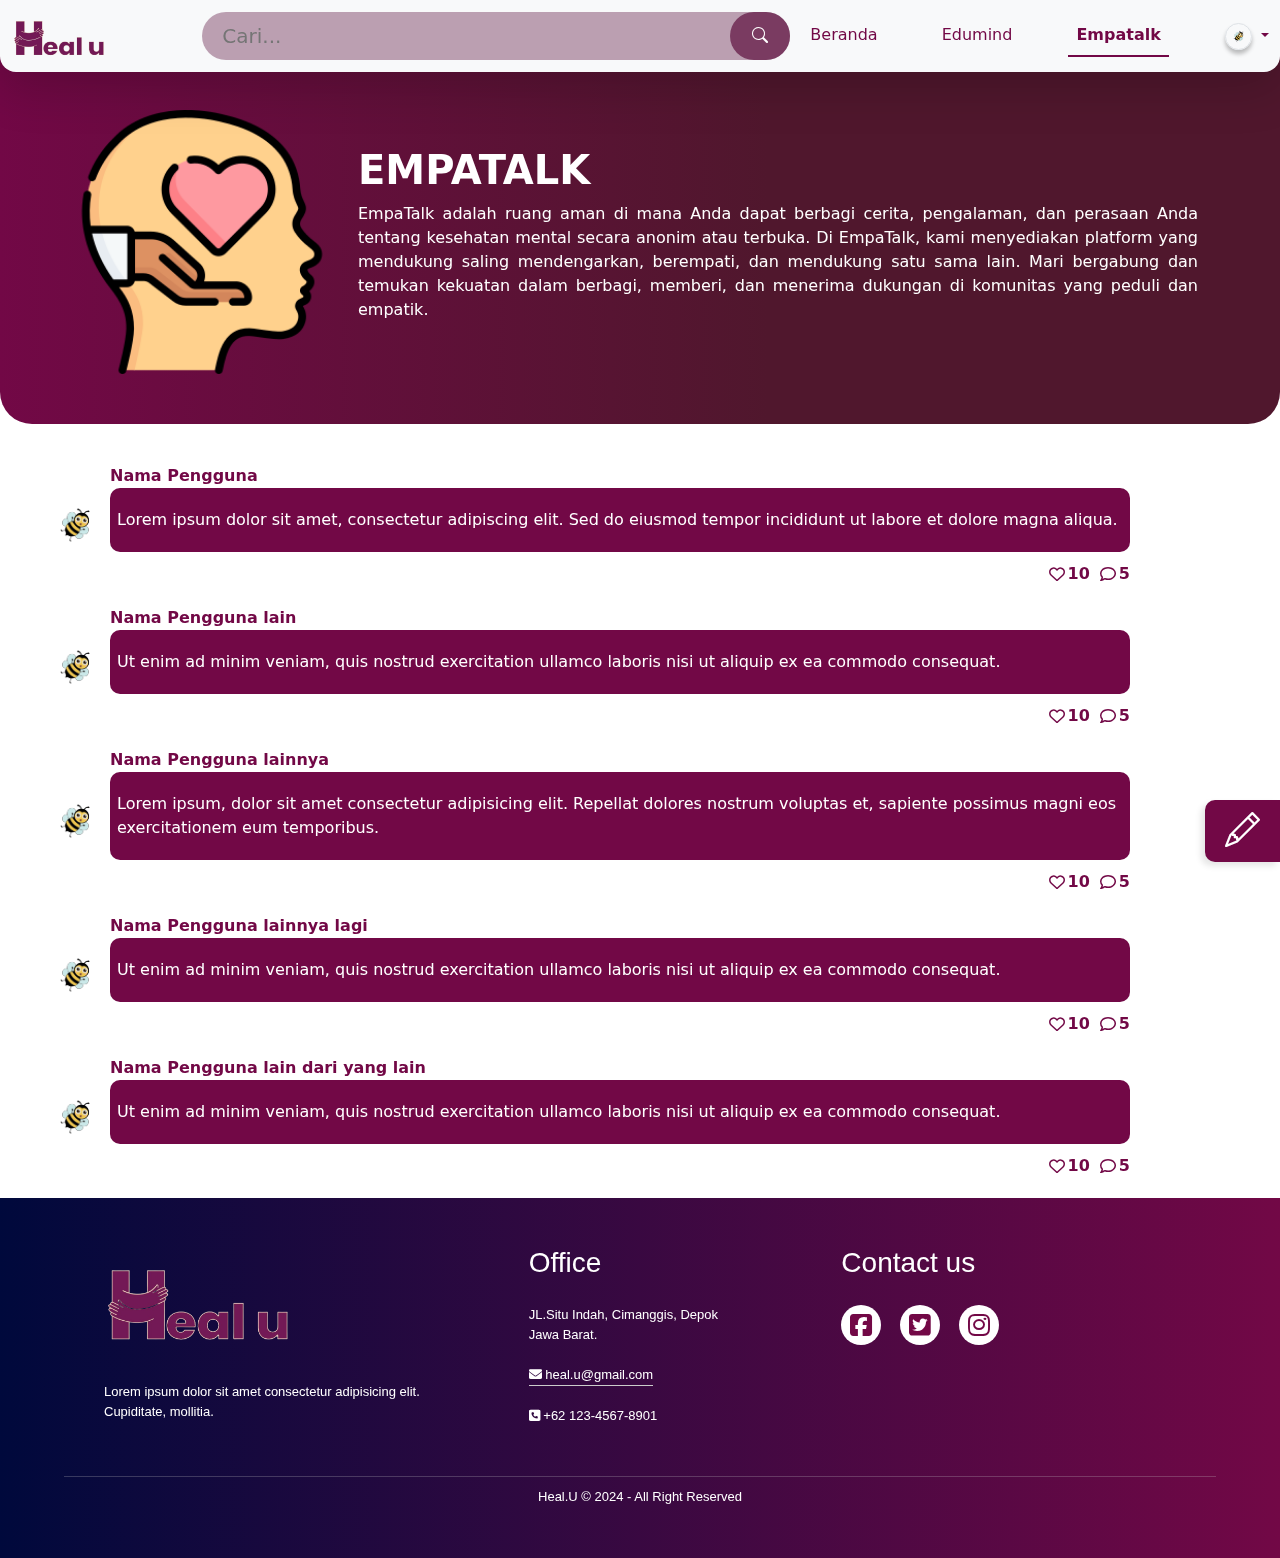
<file: mEmpa.html>
<!DOCTYPE html>
<html lang="en">

<head>
    <meta charset="UTF-8">
    <meta name="viewport" content="width=device-width, initial-scale=1.0">
    <title>EmpaTalk</title>
    <link href="https://cdn.jsdelivr.net/npm/bootstrap@5.3.3/dist/css/bootstrap.min.css" rel="stylesheet"
        integrity="sha384-QWTKZyjpPEjISv5WaRU9OFeRpok6YctnYmDr5pNlyT2bRjXh0JMhjY6hW+ALEwIH" crossorigin="anonymous">
    <link rel="stylesheet" href="mEmpa.css">
    <link rel="stylesheet" href="https://cdn.jsdelivr.net/npm/bootstrap-icons@1.11.3/font/bootstrap-icons.min.css">
    <link href="https://cdnjs.cloudflare.com/ajax/libs/font-awesome/5.15.4/css/all.min.css" rel="stylesheet">
    <link rel="stylesheet" href="https://cdnjs.cloudflare.com/ajax/libs/font-awesome/6.5.1/css/all.min.css">
</head>

<body style="background-color: white;">
    <nav class="navbar navbar-expand-lg bg-body-tertiary shadow-lg rounded-bottom-4"
        style="position: fixed; top: 0; width: 100%; z-index: 1000;">
        <div class="container-fluid">
            <a class="navbar-brand" href="#"><img src="img-edu/healu.png" width="100" alt="Heal u"></a>
            <form action="" class="search-bar">
                <input type="text" placeholder="Cari..." aria-label="Search">
                <button class="btn" style="background-color: #621843BD; color: white;" type="submit"><i
                        class="bi bi-search"></i></button>
            </form>

            <button class="navbar-toggler" type="button" data-bs-toggle="collapse"
                data-bs-target="#navbarSupportedContent" aria-controls="navbarSupportedContent" aria-expanded="false"
                aria-label="Toggle navigation">
                <span class="navbar-toggler-icon"></span>
            </button>
        </div>
        <div class="collapse navbar-collapse" id="navbarSupportedContent">
            <ul class="navbar-nav ms-auto gap-5">
                <li class="nav-item">
                    <a class="nav-link" aria-current="page" style="color: #720846;" href="index.html">Beranda</a>
                </li>
                <li class="nav-item">
                    <a class="nav-link" style="color: #720846;" href="edu.html">Edumind</a>
                </li>
                <li class="nav-item">
                    <a class="nav-link active" style="color: #720846;" href="#">Empatalk</a>
                </li>
                <li class="nav-item dropdown" style="padding-right: 20px;">
                    <a class="nav-link dropdown-toggle" href="#" role="button" data-bs-toggle="dropdown"
                        aria-expanded="false" style="color: #720846;">
                        <img src="img-edu/profil.png" alt="Profil" width="230px" height="230px"
                            class="rounded-circle img-thumbnail" style="background: lightgray 50% / cover no-repeat, var(--bg_profil, #CFCFCF);
                                    box-shadow: 0px 4px 4px 0px rgba(0, 0, 0, 0.25);">
                    </a>
                    <ul class="dropdown-menu dropdown-menu-end" style="margin-right: 0;">
                        <li><a class="dropdown-item" href="iAkun.html"><svg xmlns="http://www.w3.org/2000/svg"
                                    width="39" height="39" viewBox="0 0 39 39" fill="none">
                                    <path fill-rule="evenodd" clip-rule="evenodd"
                                        d="M13 11.375C13 9.65109 13.6848 7.99779 14.9038 6.77881C16.1228 5.55982 17.7761 4.875 19.5 4.875C21.2239 4.875 22.8772 5.55982 24.0962 6.77881C25.3152 7.99779 26 9.65109 26 11.375C26 13.0989 25.3152 14.7522 24.0962 15.9712C22.8772 17.1902 21.2239 17.875 19.5 17.875C17.7761 17.875 16.1228 17.1902 14.9038 15.9712C13.6848 14.7522 13 13.0989 13 11.375ZM13 21.125C10.8451 21.125 8.77849 21.981 7.25476 23.5048C5.73102 25.0285 4.875 27.0951 4.875 29.25C4.875 30.5429 5.38861 31.7829 6.30285 32.6971C7.21709 33.6114 8.45707 34.125 9.75 34.125H29.25C30.5429 34.125 31.7829 33.6114 32.6971 32.6971C33.6114 31.7829 34.125 30.5429 34.125 29.25C34.125 27.0951 33.269 25.0285 31.7452 23.5048C30.2215 21.981 28.1549 21.125 26 21.125H13Z"
                                        fill="#720846" />
                                </svg>Profil</a></li>
                        <li><a class="dropdown-item" href="pBantuan.html"><svg xmlns="http://www.w3.org/2000/svg" width="39"
                                    height="39" viewBox="0 0 39 39" fill="none">
                                    <path
                                        d="M15 0C6.83654 0 0 5.86154 0 13.2692C0 16.7654 1.56808 19.9015 4.03846 22.2473C3.73748 23.032 3.31117 23.7626 2.77615 24.4108C2.06639 25.2718 1.28221 26.0688 0.432692 26.7923C0.246365 26.9418 0.111027 27.1454 0.0453565 27.3751C-0.0203142 27.6048 -0.0130803 27.8492 0.0660598 28.0746C0.1452 28.3 0.292345 28.4952 0.487187 28.6334C0.68203 28.7716 0.914965 28.846 1.15385 28.8462C3.70962 28.8462 5.54769 28.8173 7.21154 28.3777C8.7 27.9831 9.97962 27.1569 11.2858 25.9973C12.4742 26.2823 13.7008 26.5385 15 26.5385C23.1635 26.5385 30 20.6769 30 13.2692C30 5.86154 23.1635 0 15 0ZM15 2.30769C22.0673 2.30769 27.6923 7.29231 27.6923 13.2692C27.6923 19.2462 22.0673 24.2308 15 24.2308C13.7435 24.2308 12.4385 24.0138 11.25 23.6896C11.0599 23.6418 10.8609 23.6432 10.6715 23.6937C10.4821 23.7442 10.3088 23.842 10.1677 23.9781C8.86962 25.2231 7.91308 25.8035 6.63462 26.1415C6.04615 26.2973 4.91077 26.2604 4.11 26.3227C4.27154 26.1404 4.42269 26.0435 4.57962 25.8531C5.48654 24.7454 6.31385 23.5742 6.56308 22.2473C6.59741 22.0481 6.57881 21.8434 6.50915 21.6537C6.43949 21.4639 6.32121 21.2958 6.16615 21.1662C3.74885 19.17 2.30769 16.3719 2.30769 13.2692C2.30769 7.29231 7.93269 2.30769 15 2.30769ZM12.8008 6.81461C12.5977 6.8602 12.4107 6.95987 12.2596 7.10308L10.5288 8.72654L12.0796 10.4204L13.4492 9.12231H16.2254L17.3077 10.35V12.045L14.3504 14.0273C14.1923 14.135 14.0635 14.2802 13.9755 14.45C13.8874 14.6198 13.843 14.8088 13.8462 15V17.3077H16.1538V15.6485L19.1112 13.6662C19.2694 13.5584 19.3983 13.413 19.4864 13.243C19.5744 13.073 19.6187 12.8837 19.6154 12.6923V9.91615C19.6139 9.63728 19.5114 9.36839 19.3269 9.15923L17.5962 7.21154C17.4885 7.08762 17.3555 6.98811 17.2063 6.91966C17.0571 6.85121 16.895 6.8154 16.7308 6.81461H13.0523C12.9687 6.80545 12.8844 6.80545 12.8008 6.81461ZM13.8462 18.4615V20.7692H16.1538V18.4615H13.8462Z"
                                        fill="#720846" />
                                </svg>Pusat Bantuan</a></li>
                        <li><a class="dropdown-item" href="#"><svg xmlns="http://www.w3.org/2000/svg" width="39"
                                    height="39" viewBox="0 0 39 39" fill="none">
                                    <path
                                        d="M29.25 3.25H9.75C9.31902 3.25 8.9057 3.4212 8.60095 3.72595C8.29621 4.0307 8.125 4.44402 8.125 4.875V19.5L16.25 13V17.875H26V21.125H16.25V26L8.125 19.5V34.125C8.125 34.556 8.29621 34.9693 8.60095 35.274C8.9057 35.5788 9.31902 35.75 9.75 35.75H29.25C29.681 35.75 30.0943 35.5788 30.399 35.274C30.7038 34.9693 30.875 34.556 30.875 34.125V4.875C30.875 4.44402 30.7038 4.0307 30.399 3.72595C30.0943 3.4212 29.681 3.25 29.25 3.25Z"
                                        fill="#720846" />
                                </svg>Keluar</a></li>
                    </ul>
                </li>
            </ul>
        </div>
        </div>
    </nav>

    <button class="fixed-button" data-bs-toggle="modal" data-bs-target="#exampleModal"><i class="bi bi-pencil"
            style="font-size: 35px; font-weight: bold; color: white;"></i></button>
    <!-- Modal -->
    <div class="modal fade" id="exampleModal" tabindex="-1" aria-labelledby="exampleModalLabel" aria-hidden="true">
        <div class="modal-dialog">
            <div class="modal-content">
                <div class="modal-body">
                    <button type="button" class="btn-close" data-bs-dismiss="modal" aria-label="Close">&times</button>
                    <textarea style="resize: none; width: 425px;" name="Message" rows="8"
                        placeholder="Ayo bercerita!"></textarea>
                </div>
                <div class="modal-footer">
                    <div class="col" style="position: absolute; width: 50px; left: 10px;">
                        <i class="fa-regular fa-image"
                            style="width: 35px; height: 35px; position: absolute; left: 10px; margin-top: 15px; color: #fff;"></i>
                    </div>
                    <div class="col">
                        <div class="form-check form-switch switch-container"
                            style="position: absolute; left: 80px; margin-top: 10px;">
                            <input class="form-check-input" type="checkbox" role="switch" id="flexSwitchCheckDefault">
                            <label class="switch-slider" for="flexSwitchCheckDefault"></label>
                        </div>
                        <label class="form-check-label" for="flexSwitchCheckDefault"
                            style="position: absolute; left: 130px; margin-top: 15px; font-size: 10px;">Tampilkan
                            postingan secara anonim</label>
                    </div>
                    <div class="col">
                        <p
                            style="text-align: center; position: absolute; right: 30px; margin-top: 11px; font-weight:bold; text-shadow: -4px 4px 6px rgba(0, 0, 0, 0.1);">
                            posting</p>
                    </div>
                </div>
            </div>
        </div>
    </div>

    <section class="jumbotron text-center rounded-5"
        style="background: linear-gradient(90deg, #720846 0%, #50172D 59.97%);">
        <div class="row justify-content-center fs-5 text-center" style="margin-right: 0;">
            <div class="col-md-3 ">
                <img src="img/empatalk/mnbanner.png" alt="gambar_kepala" width="310" class="img-fluid">
            </div>
            <div class="col-md text-start text-justify align-content-center" style="color: white;">
                <h1><b>EMPATALK</b></h1>
                <p style="font-size: 16px; text-align:justify;">EmpaTalk adalah ruang aman di mana Anda dapat berbagi
                    cerita, pengalaman, dan perasaan Anda tentang kesehatan mental secara anonim atau terbuka. Di
                    EmpaTalk, kami menyediakan platform yang mendukung saling mendengarkan, berempati, dan mendukung
                    satu sama lain. Mari bergabung dan temukan kekuatan dalam berbagi, memberi, dan menerima dukungan di
                    komunitas yang peduli dan empatik.</p>
            </div>
        </div>
    </section>
    <section id="main-empa">
        <div class="main-container" style="background-color: white; padding-top:40px;">
            <div class="empatalk-post">
                <img class="profile-picture" src="img/profil.png" alt="Profil Picture">
                <div class="user-info">
                    <div class="user-name">Nama Pengguna</div>
                    <div class="post-content" onclick="window.location.href='dEmpa.html';" style="cursor: pointer;">
                        Lorem ipsum dolor sit amet, consectetur adipiscing elit. Sed do eiusmod tempor incididunt ut
                        labore et dolore magna aliqua.
                    </div>
                    <div class="reaction">
                        <i class="far fa-heart icon"></i>
                        <span>10</span>
                        <i class="far fa-comment icon"></i>
                        <span>5</span>
                    </div>
                </div>
            </div>
            <div class="empatalk-post">
                <img class="profile-picture" src="img/profil.png" alt="Profil Picture">
                <div class="user-info">
                    <div class="user-name">Nama Pengguna lain</div>
                    <div class="post-content">
                        Ut enim ad minim veniam, quis nostrud exercitation ullamco laboris nisi ut aliquip ex ea commodo
                        consequat.
                    </div>
                    <div class="reaction">
                        <i class="far fa-heart icon"></i>
                        <span>10</span>
                        <i class="far fa-comment icon"></i>
                        <span>5</span>
                    </div>
                </div>
            </div>
            <div class="empatalk-post">
                <img class="profile-picture" src="img/profil.png" alt="Profil Picture">
                <div class="user-info">
                    <div class="user-name">Nama Pengguna lainnya</div>
                    <div class="post-content">
                        Lorem ipsum, dolor sit amet consectetur adipisicing elit. Repellat dolores nostrum voluptas et,
                        sapiente possimus magni eos exercitationem eum temporibus.
                    </div>
                    <div class="reaction">
                        <i class="far fa-heart icon"></i>
                        <span>10</span>
                        <i class="far fa-comment icon"></i>
                        <span>5</span>
                    </div>
                </div>
            </div>
            <div class="empatalk-post">
                <img class="profile-picture" src="img/profil.png" alt="Profil Picture">
                <div class="user-info">
                    <div class="user-name">Nama Pengguna lainnya lagi</div>
                    <div class="post-content">
                        Ut enim ad minim veniam, quis nostrud exercitation ullamco laboris nisi ut aliquip ex ea commodo
                        consequat.
                    </div>
                    <div class="reaction">
                        <i class="far fa-heart icon"></i>
                        <span>10</span>
                        <i class="far fa-comment icon"></i>
                        <span>5</span>
                    </div>
                </div>
            </div>
            <div class="empatalk-post">
                <img class="profile-picture" src="img/profil.png" alt="Profil Picture">
                <div class="user-info">
                    <div class="user-name">Nama Pengguna lain dari yang lain</div>
                    <div class="post-content">
                        Ut enim ad minim veniam, quis nostrud exercitation ullamco laboris nisi ut aliquip ex ea commodo
                        consequat.
                    </div>
                    <div class="reaction">
                        <i class="far fa-heart icon"></i>
                        <span>10</span>
                        <i class="far fa-comment icon"></i>
                        <span>5</span>
                    </div>
                </div>
            </div>
        </div>
    </section>

    <footer style="background-color: white; padding-top: 3rem;">
        <div class="row"
            style="width: 85%; margin: auto; display: flex; flex-wrap: wrap; align-items: flex-start; justify-content: space-between;">
            <div class="col" style="flex-basis: 25%; padding: 8px;">
                <img src="img/healu.png" alt="logo" style="width: 200px; margin-bottom: 35px;">
                <p>Lorem ipsum dolor sit amet consectetur adipisicing elit. Cupiditate, mollitia.</p>
            </div>
            <div class="col" style="flex-basis: 25%; padding-left: 70px;">
                <h3>Office</h3>
                <p><span>JL.Situ Indah, Cimanggis, Depok <br>Jawa Barat.</p>
                <p class="email"><i class="fa-solid fa-envelope"></i> heal.u@gmail.com</p>
                <i class="fa-solid fa-square-phone"></i> +62 123-4567-8901
            </div>
            <div class="col" style="flex-basis: 25%; padding-left: 20px;">
                <h3>Contact us</h3>
                <div class="social-icons">
                    <a href="#"><i class="fa-brands fa-square-facebook"></i></a>
                    <a href="#"><i class="fa-brands fa-square-twitter"></i></a>
                    <a href="#"><i class="fa-brands fa-instagram"></i></a>
                </div>
            </div>
        </div>
        <br>
        <hr>
        <p class="copyright text-center"> Heal.U © 2024 - All Right Reserved</p>
    </footer>

    <script src="https://cdn.jsdelivr.net/npm/bootstrap@5.3.3/dist/js/bootstrap.bundle.min.js"
        integrity="sha384-YvpcrYf0tY3lHB60NNkmXc5s9fDVZLESaAA55NDzOxhy9GkcIdslK1eN7N6jIeHz" crossorigin="anonymous">
        </script>
</body>

</html>
</file>
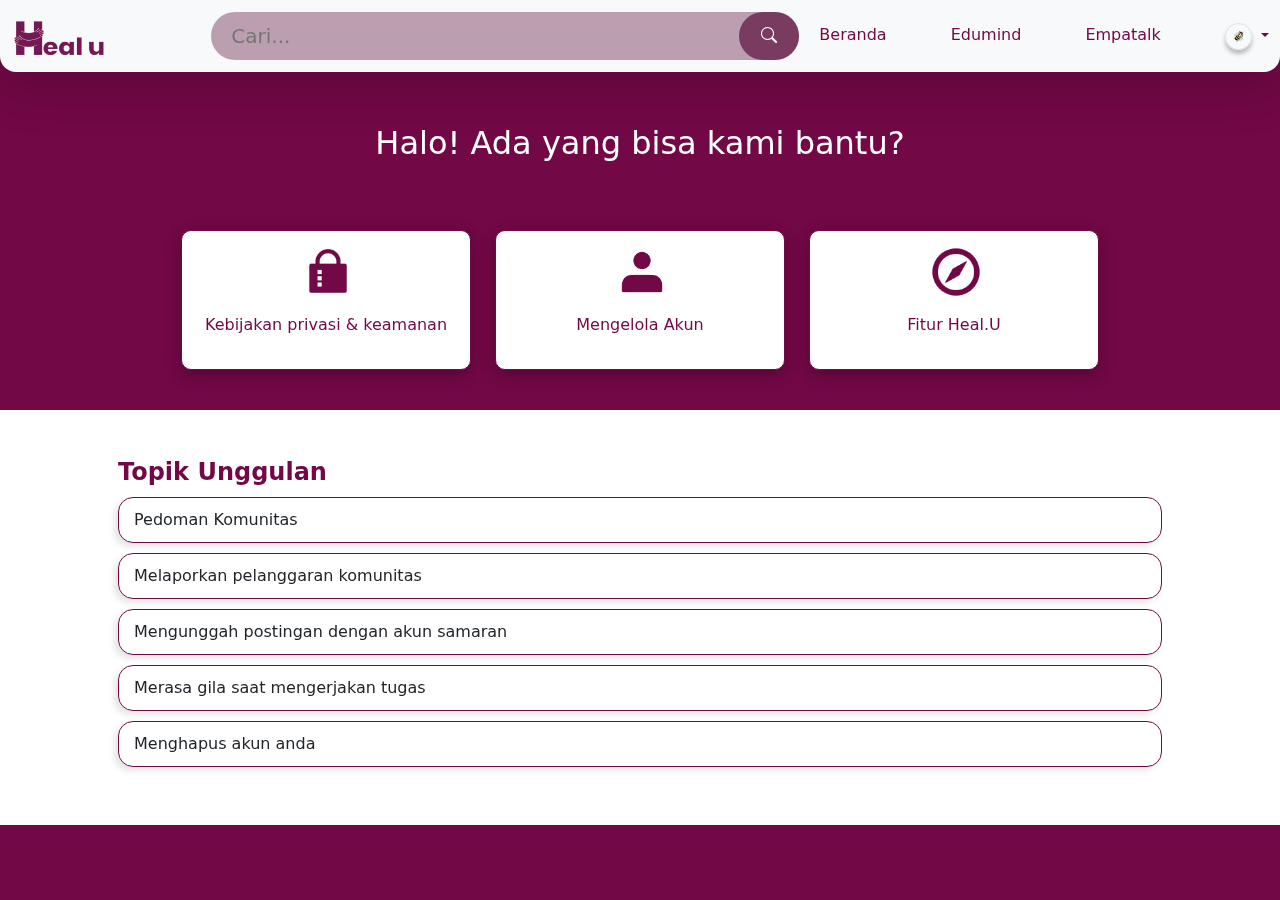
<file: pBantuan.html>
<!DOCTYPE html>
<html lang="en">
<head>
    <meta charset="UTF-8">
    <meta name="viewport" content="width=device-width, initial-scale=1.0">
    <title>Heal U</title>
    <link href="https://cdn.jsdelivr.net/npm/bootstrap@5.3.3/dist/css/bootstrap.min.css" rel="stylesheet" integrity="sha384-QWTKZyjpPEjISv5WaRU9OFeRpok6YctnYmDr5pNlyT2bRjXh0JMhjY6hW+ALEwIH" crossorigin="anonymous" />
    <!-- link css -->
    <link rel="stylesheet" href="pBantuan.css" />
    <!-- Icon Bootsrap -->
    <link rel="stylesheet" href="https://cdn.jsdelivr.net/npm/bootstrap-icons@1.11.3/font/bootstrap-icons.min.css" />
    <link rel="stylesheet" href="https://cdnjs.cloudflare.com/ajax/libs/font-awesome/6.5.1/css/all.min.css" />
</head>

<body style="background-color: #720846; margin-top: 100px;">
    <nav class="navbar navbar-expand-lg bg-body-tertiary shadow-lg rounded-bottom-4"
        style="position: fixed; top: 0; width: 100%; z-index: 1000;">
        <div class="container-fluid">
            <a class="navbar-brand" href="#"><img src="img-edu/healu.png" width="100" alt="Heal u"></a>
            <form action="" class="search-bar">
                <input type="text" placeholder="Cari..." aria-label="Search">
                <button class="btn" style="background-color: #621843BD; color: white;" type="submit"><i
                        class="bi bi-search"></i></button>
            </form>
            <button class="navbar-toggler" type="button" data-bs-toggle="collapse"
                data-bs-target="#navbarSupportedContent" aria-controls="navbarSupportedContent" aria-expanded="false"
                aria-label="Toggle navigation">
                <span class="navbar-toggler-icon"></span>
            </button>
        </div>
        <div class="collapse navbar-collapse" id="navbarSupportedContent">
            <ul class="navbar-nav ms-auto gap-5">
                <li class="nav-item">
                    <a class="nav-link" aria-current="page" style="color: #720846;" href="index.html">Beranda</a>
                </li>
                <li class="nav-item">
                    <a class="nav-link" style="color: #720846;" href="#">Edumind</a>
                </li>
                <li class="nav-item">
                    <a class="nav-link" style="color: #720846;" href="mEmpa.html">Empatalk</a>
                </li>
                <li class="nav-item dropdown" style="padding-right: 20px;">
                    <a class="nav-link dropdown-toggle" href="#" role="button" data-bs-toggle="dropdown"
                        aria-expanded="false" style="color: #720846;">
                        <img src="img-edu/profil.png" alt="Profil" width="230px" height="230px"
                            class="rounded-circle img-thumbnail" style="background: lightgray 50% / cover no-repeat, var(--bg_profil, #CFCFCF);
                                    box-shadow: 0px 4px 4px 0px rgba(0, 0, 0, 0.25);">
                    </a>
                    <ul class="dropdown-menu dropdown-menu-end" style="margin-right: 0;">
                        <li><a class="dropdown-item" href="iAkun.html"><svg xmlns="http://www.w3.org/2000/svg"
                                    width="39" height="39" viewBox="0 0 39 39" fill="none">
                                    <path fill-rule="evenodd" clip-rule="evenodd"
                                        d="M13 11.375C13 9.65109 13.6848 7.99779 14.9038 6.77881C16.1228 5.55982 17.7761 4.875 19.5 4.875C21.2239 4.875 22.8772 5.55982 24.0962 6.77881C25.3152 7.99779 26 9.65109 26 11.375C26 13.0989 25.3152 14.7522 24.0962 15.9712C22.8772 17.1902 21.2239 17.875 19.5 17.875C17.7761 17.875 16.1228 17.1902 14.9038 15.9712C13.6848 14.7522 13 13.0989 13 11.375ZM13 21.125C10.8451 21.125 8.77849 21.981 7.25476 23.5048C5.73102 25.0285 4.875 27.0951 4.875 29.25C4.875 30.5429 5.38861 31.7829 6.30285 32.6971C7.21709 33.6114 8.45707 34.125 9.75 34.125H29.25C30.5429 34.125 31.7829 33.6114 32.6971 32.6971C33.6114 31.7829 34.125 30.5429 34.125 29.25C34.125 27.0951 33.269 25.0285 31.7452 23.5048C30.2215 21.981 28.1549 21.125 26 21.125H13Z"
                                        fill="#720846" />
                                </svg>Profil</a></li>
                        <li><a class="dropdown-item" href="pBantuan.html"><svg xmlns="http://www.w3.org/2000/svg" width="39"
                                    height="39" viewBox="0 0 39 39" fill="none">
                                    <path
                                        d="M15 0C6.83654 0 0 5.86154 0 13.2692C0 16.7654 1.56808 19.9015 4.03846 22.2473C3.73748 23.032 3.31117 23.7626 2.77615 24.4108C2.06639 25.2718 1.28221 26.0688 0.432692 26.7923C0.246365 26.9418 0.111027 27.1454 0.0453565 27.3751C-0.0203142 27.6048 -0.0130803 27.8492 0.0660598 28.0746C0.1452 28.3 0.292345 28.4952 0.487187 28.6334C0.68203 28.7716 0.914965 28.846 1.15385 28.8462C3.70962 28.8462 5.54769 28.8173 7.21154 28.3777C8.7 27.9831 9.97962 27.1569 11.2858 25.9973C12.4742 26.2823 13.7008 26.5385 15 26.5385C23.1635 26.5385 30 20.6769 30 13.2692C30 5.86154 23.1635 0 15 0ZM15 2.30769C22.0673 2.30769 27.6923 7.29231 27.6923 13.2692C27.6923 19.2462 22.0673 24.2308 15 24.2308C13.7435 24.2308 12.4385 24.0138 11.25 23.6896C11.0599 23.6418 10.8609 23.6432 10.6715 23.6937C10.4821 23.7442 10.3088 23.842 10.1677 23.9781C8.86962 25.2231 7.91308 25.8035 6.63462 26.1415C6.04615 26.2973 4.91077 26.2604 4.11 26.3227C4.27154 26.1404 4.42269 26.0435 4.57962 25.8531C5.48654 24.7454 6.31385 23.5742 6.56308 22.2473C6.59741 22.0481 6.57881 21.8434 6.50915 21.6537C6.43949 21.4639 6.32121 21.2958 6.16615 21.1662C3.74885 19.17 2.30769 16.3719 2.30769 13.2692C2.30769 7.29231 7.93269 2.30769 15 2.30769ZM12.8008 6.81461C12.5977 6.8602 12.4107 6.95987 12.2596 7.10308L10.5288 8.72654L12.0796 10.4204L13.4492 9.12231H16.2254L17.3077 10.35V12.045L14.3504 14.0273C14.1923 14.135 14.0635 14.2802 13.9755 14.45C13.8874 14.6198 13.843 14.8088 13.8462 15V17.3077H16.1538V15.6485L19.1112 13.6662C19.2694 13.5584 19.3983 13.413 19.4864 13.243C19.5744 13.073 19.6187 12.8837 19.6154 12.6923V9.91615C19.6139 9.63728 19.5114 9.36839 19.3269 9.15923L17.5962 7.21154C17.4885 7.08762 17.3555 6.98811 17.2063 6.91966C17.0571 6.85121 16.895 6.8154 16.7308 6.81461H13.0523C12.9687 6.80545 12.8844 6.80545 12.8008 6.81461ZM13.8462 18.4615V20.7692H16.1538V18.4615H13.8462Z"
                                        fill="#720846" />
                                </svg>Pusat Bantuan</a></li>
                        <li><a class="dropdown-item" href="#"><svg xmlns="http://www.w3.org/2000/svg" width="39"
                                    height="39" viewBox="0 0 39 39" fill="none">
                                    <path
                                        d="M29.25 3.25H9.75C9.31902 3.25 8.9057 3.4212 8.60095 3.72595C8.29621 4.0307 8.125 4.44402 8.125 4.875V19.5L16.25 13V17.875H26V21.125H16.25V26L8.125 19.5V34.125C8.125 34.556 8.29621 34.9693 8.60095 35.274C8.9057 35.5788 9.31902 35.75 9.75 35.75H29.25C29.681 35.75 30.0943 35.5788 30.399 35.274C30.7038 34.9693 30.875 34.556 30.875 34.125V4.875C30.875 4.44402 30.7038 4.0307 30.399 3.72595C30.0943 3.4212 29.681 3.25 29.25 3.25Z"
                                        fill="#720846" />
                                </svg>Keluar</a></li>
                    </ul>
                </li>
            </ul>
        </div>
    </nav>

<!-- -----pusat bantuan------- -->
     <section style="background-color: #720846;">
        <div class="container-fluid p-4">
            <div class="row text-center mb-3">
                <div class="col" style="color: white; font-size: 20px;">
                    <h2>Halo! Ada yang bisa kami bantu?</h2>
                </div>
                <!-- <form action="" class="search-bar">
                    <input type="text" placeholder="Cari informasi disini" aria-label="Search">
                    <button class="btn" style="background-color: #621843BD; color: white;" type="submit"><i
                            class="bi bi-search"></i></button>
                </form> -->
                <button class="navbar-toggler" type="button" data-bs-toggle="collapse"
                    data-bs-target="#navbarSupportedContent" aria-controls="navbarSupportedContent" aria-expanded="false"
                    aria-label="Toggle navigation">
                    <span class="navbar-toggler-icon"></span>
                </button>  
            </div>
            <div class="row justify-content-center text-start">
                <div class="col-md-3 mb-3">
                    <div class="card" style="background-color: #ffffff;">
                        <div class="card-body">
                            <div class="row">
                                <div class="col-3 mx-auto d-block mb-3">
                                    <img src="img-akun/icon1.jpg" alt="user" width="50px" height="50px"> 
                                </div>                            
                            </div>
                            <p  style="color: #720846; text-align: center;" >Kebijakan privasi & keamanan</p>
                        </div>
                    </div>                        
                </div>
                <div class="col-md-3 mb-3">
                    <div class="card" style="background-color: #ffffff;">
                        <div class="card-body">
                            <div class="row">
                                <div class="col-3 mx-auto d-block mb-3">
                                    <img src="img-akun/icon2.jpg" alt="user" width="50px" height="50px" > 
                                </div>                            
                            </div>
                            <p  style="color: #720846; text-align: center;" >Mengelola Akun</p>
                        </div>
                    </div>                        
                </div>
                <div class="col-md-3 mb-3">
                    <div class="card" style="background-color: #ffffff;">
                        <div class="card-body">
                            <div class="row">
                                <div class="col-3 mx-auto d-block mb-3">
                                    <img src="img-akun/icon3.jpg" alt="user" width="50px" height="50px" > 
                                </div>                            
                            </div>
                            <p style="color: #720846; text-align: center;" >Fitur Heal.U</p>
                        </div>
                    </div>                        
                </div>
            </div>
        </div>    
    </section>

<!-- -------topik unggulan-------- -->
    <section style="background-color: #ffffff;">
       <div class="container p-5">
        <h4 style="color: #720846; font-weight: bold; margin-bottom: 10px;">Topik Unggulan</h4>
        <div class="isi_topik">
            <div class="topik">
                Pedoman Komunitas
            </div>
            <div class="topik">
                Melaporkan pelanggaran komunitas
            </div>
            <div class="topik">
                Mengunggah postingan dengan akun samaran
            </div>
            <div class="topik">
                Merasa gila saat mengerjakan tugas
            </div>
            <div class="topik">
                Menghapus akun anda
            </div>
        </div>
       </div>
    </section>
    <script src="https://cdn.jsdelivr.net/npm/bootstrap@5.0.2/dist/js/bootstrap.bundle.min.js"></script>
</body>
</html>
</file>
<file: style.css>
.navbar-nav .nav-link.active {
    border-bottom: 2px solid #720846;
    font-weight: bold;
}

.b {
    font-size: 40;
}

.card {
    border-radius: 20px
}

.jumbotron{
    /* margin-top: 5000rem;
    padding-top: 100rem; */
    width: 1156;
    height: 415;
    margin-top: 7rem;
    margin-bottom: 4rem;
    border-radius: 25px;
    background: linear-gradient(180deg, rgba(0, 0, 0, 0.35) 0%, rgba(255, 255, 255, 0.41) 100%);
    box-shadow: 3px 4px 6px 0px rgba(0, 0, 0, 0.25);
    ;
}
.input-group {
    position: relative;
}

.input-group button {
    position: absolute;
    top: 0;
    right: 0;
    bottom: 0;
    padding: .375rem .75rem;
    z-index: 3;
}
footer{
    width: 100%;
    bottom: 0;
    background: linear-gradient(to right, #00093c, #2d0b00);
    color: #fff;
    padding: 100px 0 35px;
    /* border-top-left-radius: 25px;
    border-top-right-radius: 25px; */
    font-size: 13px;
    line-height: 20px;
    font-family: 'poppins', sans-serif;
}

.social-icons .fa-brands{
    width: 40px;
    height: 40px;
    border-radius: 50%;
    text-align: center;
    line-height: 40px;
    color: #000000;
    background: #fff;
    margin-right: 15px;
    cursor: pointer;
    font-size: 25px;
}

.email{
    width: fit-content;
    border-bottom: 1px solid #ccc;
    margin: 20px 0;
}
.col h3{
    width: fit-content;
    margin-bottom: 25px;
    position: relative;
}
hr{
    width: 90%;
    border: 0;
    border-bottom: 1px solid #ccc;
    margin: 10px auto ;
}
</file>
<file: dEdu.css>
.navbar-nav .nav-link.active {
    border-bottom: 2px solid #720846;
    font-weight: bold;
  }
  .search-bar {
    width: 588px;
    height: 48px;
    border-radius: 30px;
    background: rgba(98, 24, 67, 0.4);
    display: flex;
    align-items: center;
    border-radius: 60px;
    backdrop-filter: blur(4px) saturate(180%);
    /* padding: 10px 20px; */
  }
  .search-bar input {
    background-color: transparent;
    flex: 1;
    border: 0;
    outline: none;
    padding: 24px 20px;
    font-size: 20px;
    color: white;
  }
  
  .search-bar button {
    width: 60px;
    height: 48px;
    border-radius: 30px;
    background: rgba(98, 24, 67, 0.74);
    cursor: pointer;
  }
  .jumbotron {
    padding-top: 100px;
    padding-bottom: 30px;
  }
  .social-icons .fa-brands{
    width: 40px;
    height: 40px;
    border-radius: 50%;
    text-align: center;
    line-height: 40px;
    color: #720846;
    background: #fff;
    margin-right: 15px;
    cursor: pointer;
    font-size: 25px;
}
  footer {
    width: 100%;
    bottom: 0;
    background: linear-gradient(to right, #00093c, #720846);
    color: #fff;
    padding: 100px 0 35px;
    /* border-top-left-radius: 25px;
    border-top-right-radius: 25px; */
    font-size: 13px;
    line-height: 20px;
    font-family: "poppins", sans-serif;
  }
</file>
<file: dEmpa.css>
.navbar-nav .nav-link.active {
    border-bottom: 2px solid #720846;
    font-weight: bold;
}

.search-bar {
    width: 588px;
    height: 48px;
    border-radius: 30px;
    background: rgba(98, 24, 67, 0.40);
    display: flex;
    align-items: center;
    border-radius: 60px;
    backdrop-filter: blur(4px) saturate(180%);
    /* padding: 10px 20px; */
}

.search-bar input{
    background-color: transparent;
    flex: 1;
    border: 0;
    outline: none;
    padding: 24px 20px;
    font-size: 20px;
    color: white;
}

.search-bar button{
    width: 60px;
    height: 48px;
    border-radius: 30px;
    background: rgba(98, 24, 67, 0.74);
    cursor: pointer;
}

.jumbotron{
    padding-top: 110px;
    padding-bottom: 20px;
    padding-left: 70px;
    padding-right: 70px;
}

.fixed-button {
    position: fixed; 
    bottom: 38px; 
    right: 0px; 
    background-color: #720846; 
    color: white;
    padding: 5px 20px; 
    border: none; 
    border-radius: 10px 0px 0px 10px;
    cursor: pointer;
    box-shadow: -4px 4px 6px rgba(0, 0, 0, 0.1);
}
footer{
    width: 100%;
    bottom: 0;
    background: linear-gradient(to right, #00093c, #720846);
    color: #fff;
    padding: 100px 0 35px;
    /* border-top-left-radius: 25px;
    border-top-right-radius: 25px; */
    font-size: 13px;
    line-height: 20px;
    font-family: 'poppins', sans-serif;
}

.social-icons .fa-brands{
    width: 40px;
    height: 40px;
    border-radius: 50%;
    text-align: center;
    line-height: 40px;
    color: #720846;
    background: #fff;
    margin-right: 15px;
    cursor: pointer;
    font-size: 25px;
}

.email{
    width: fit-content;
    border-bottom: 1px solid #ccc;
    margin: 20px 0;
}
.col h3{
    width: fit-content;
    margin-bottom: 25px;
    position: relative;
}
hr{
    width: 90%;
    border: 0;
    border-bottom: 1px solid #ccc;
    margin: 10px auto ;
}

.empatalk-post {
    display: flex;
    align-items: center;
    margin-left: 50px;
    margin-right: 150px;
    margin-bottom: 20px;
}
.profile-picture {
    width: 50px;
    height: 50px;
    border-radius: 50%;
    margin-right: 10px;
    background-color: #fff;
}
.selected-profile-picture {
    width: 60px;
    height: 60px;
    border-radius: 50%;
    margin-right: 10px;
    background-color: #fff;
}
.user-info {
    align-items: center;
    flex: 1;
}
.user-name {
    font-weight: bold;
    color: #720846;
    margin-bottom: 5px;
}
.post-content {
    margin-bottom: 10px;
    background: #720846;
    border-radius: 10px;
    padding: 20px 7px 20px 7px;
    color: #fff;
}
.reaction {
    display: flex;
    align-items: center;
    justify-content: end;
    color: #720846;
    font-weight: bold;
}
.icon {
    margin-left: 10px;
    margin-right: 3px;
    color: #720846;
}
.col-md-1 {
    text-align: justify;
    align-content: center;
    background-color: #fff;
    font-size: 35px; 
    color: #720846;
    border-radius: 40%;
    width: 45px;
    height: 35px;
    padding: 3px 0px 10px 10px;
    margin-top: 0;
}
.bi bi-caret-down {
    color: #720846;
}

.modal-body ,textarea{
    width: 100%;
    border: 0;
    outline: none;
    background: #fff;
    padding: 5px;
    margin: 0;
    color: #000000;
    font-size: 15px;
    border-radius: 5px;
}
.modal-footer{
    height: 70px;
    background: #720846;
    margin: 0;
    padding: 0;
    display: flex;
    flex-wrap: wrap;
    align-items: flex-start;
    justify-content: space-between;
}
.modal-footer .col{
    height: 50px;
    color: #fff;
    flex-basis: 30%;
    padding: 5px;
}
.modal-body .btn-close{
    position: absolute;
    right: 5px;
    top: 5px;
    width: 25px;
    height: 25px;
    background: #720846;
    color: #fff;
    font-size: 22px;
    font-weight: 600;
    line-height: 25px;
    text-align: center;
    border-radius: 50%;
}
.switch-container {
    position: relative;
    display: inline-block;
}
.switch-container input[type="checkbox"] {
    display: none;
}
.switch-slider {
    position: absolute;
    cursor: pointer;
    top: 0;
    left: 0;
    right: 0;
    bottom: 0;
    background-color: #aaa; /* Warna latar belakang saat off */
    transition: .4s;
    border-radius: 20px;
    border: 2px solid #aaa;
}
.switch-slider:before {
    position: absolute;
    content: "";
    height: 15px;
    width: 15px;
    left: 3px;
    bottom: 3px;
    background-color: white;
    transition: .4s;
    border-radius: 50%;
}
input[type="checkbox"]:checked + .switch-slider {
    background-color: #720846; /* Warna latar belakang saat on */
}
input[type="checkbox"]:checked + .switch-slider:before {
    transform: translateX(15px);
}
.switch-label {
    margin-left: 30px;
    font-size: 12px;
}
</file>
<file: edu.css>
.navbar-nav .nav-link.active {
    border-bottom: 2px solid #720846;
    font-weight: bold;
}

.search-bar {
    width: 588px;
    height: 48px;
    border-radius: 30px;
    background: rgba(98, 24, 67, 0.40);
    display: flex;
    align-items: center;
    border-radius: 60px;
    backdrop-filter: blur(4px) saturate(180%);
    /* padding: 10px 20px; */
}

.search-bar input{
    background-color: transparent;
    flex: 1;
    border: 0;
    outline: none;
    padding: 24px 20px;
    font-size: 20px;
    color: white;
}

.search-bar button{
    width: 60px;
    height: 48px;
    border-radius: 30px;
    background: rgba(98, 24, 67, 0.74);
    cursor: pointer;
}

.jumbotron{
    padding-top: 100px;
    padding-bottom: 30px;
}

.card {
    flex-shrink: 0;
    border-radius: 20px;
    /* margin-bottom: 8rem;
    margin-right: 8rem; */
}

footer{
    width: 100%;
    bottom: 0;
    background: linear-gradient(to right, #00093c, #2d0b00);
    color: #fff;
    padding: 100px 0 35px;
    /* border-top-left-radius: 25px;
    border-top-right-radius: 25px; */
    font-size: 13px;
    line-height: 20px;
    font-family: 'poppins', sans-serif;
}

.social-icons .fa-brands{
    width: 40px;
    height: 40px;
    border-radius: 50%;
    text-align: center;
    line-height: 40px;
    color: #000000;
    background: #fff;
    margin-right: 15px;
    cursor: pointer;
    font-size: 25px;
}

.email{
    width: fit-content;
    border-bottom: 1px solid #ccc;
    margin: 20px 0;
}
.col h3{
    width: fit-content;
    margin-bottom: 25px;
    position: relative;
}
hr{
    width: 90%;
    border: 0;
    border-bottom: 1px solid #ccc;
    margin: 10px auto ;
}
</file>
<file: iAkun.css>
.social-icons .fa-brands{
    width: 40px;
    height: 40px;
    border-radius: 50%;
    text-align: center;
    line-height: 40px;
    color: #000000;
    background: #fff;
    margin-right: 15px;
    cursor: pointer;
    font-size: 25px;
}

.email{
    width: fit-content;
    border-bottom: 1px solid #ccc;
    margin: 20px 0;
}
.col h3{
    width: fit-content;
    margin-bottom: 25px;
    position: relative;
}
hr{
    width: 90%;
    border: 0;
    border-bottom: 1px solid #ccc;
    margin: 10px auto ;
}

#info-akun {
    justify-content: flex-start;
    padding-top: 70px;
    padding-left: 0px;
    margin-left: 0px;
}
.section1 {
    position: relative;
    z-index: 1;
}
.section2 {
    position: absolute;
    top: 0;
    left: 0;
    width: 100%;
    z-index: 2;
}
.container {
    display: flex;
    margin-left: 0px;
    width: 99vw;
}
.column-left {
    flex: 1; 
    background-color: #720846;
    color: white;
    padding-top: 20px;
    padding-bottom: 7px;
    margin-left: 0px;
    text-align: center;
}
.column-left2 {
    flex: 1; 
    background-color: #fff;
    color: #720846;
    padding-top: 15px;
    margin-left: 0px;
    text-align: center;
}
.column-left3 {
    flex: 1; 
    background-color: #720846;
    color: white;
    padding-top: 15px;
    padding-bottom: 69px;
    margin-left: 0px;
    text-align: center;
    border-radius: 0px 0px 10px 0px;
}
.column-right {
    flex: 3; 
    background-color: #720846; 
    color: white; 
    padding: 20px;
    margin-left: 70px;
    border-radius:0px 0px 10px 10px;
}
.column-right2 {
    flex: 3; 
    background-color: #fff; 
    color: white; 
    margin-left: 70px;
    border-radius:0px 0px 10px 10px;
}
.column-right3 {
    flex: 3; 
    background-color: #fff; 
    color: #720846; 
    padding: 20px;
    padding-top: 10px;
    margin-left: 70px;
    border-radius:0px 0px 10px 10px;
}
.items {
    display: flex;
    flex-wrap: wrap;
    justify-content: space-between;
    padding-top: 195px;
    padding-left: 353px;
    padding-right: 170px;
}
.items .item {
    flex-basis: calc(33.33% - 20px);
    background-color: #fff;
    padding: 20px;
    box-sizing: border-box;
    box-shadow: -4px 4px 6px rgba(0, 0, 0, 0.1);
    border-radius: 10px;
    color: #720846;
    display: flex; 
    text-align:center; 
    align-items: center;
}
.aIkon {
    font-size: 40px; 
    margin-right: 20px;
    color: #fff;
    background-color: #720846;
    border-radius: 50%;
    width: 70px;
    height: 70px;
    padding: 5px;
    text-align: center;
}
.aTeks {
    margin-top: 10px;
}
.edit-akun {
    display: flex;
    background-color: #720846;
    color: #fff;
    border-radius: 10px;
    padding-top: 10px;
    padding-left: 15px;
    margin-bottom: 5px;
}
</file>
<file: mEmpa.css>
.navbar-nav .nav-link.active {
    border-bottom: 2px solid #720846;
    font-weight: bold;
}

.search-bar {
    width: 588px;
    height: 48px;
    border-radius: 30px;
    background: rgba(98, 24, 67, 0.40);
    display: flex;
    align-items: center;
    border-radius: 60px;
    backdrop-filter: blur(4px) saturate(180%);
    /* padding: 10px 20px; */
}

.search-bar input{
    background-color: transparent;
    flex: 1;
    border: 0;
    outline: none;
    padding: 24px 20px;
    font-size: 20px;
    color: white;
}

.search-bar button{
    width: 60px;
    height: 48px;
    border-radius: 30px;
    background: rgba(98, 24, 67, 0.74);
    cursor: pointer;
}

.jumbotron{
    padding-top: 110px;
    padding-bottom: 50px;
    padding-left: 70px;
    padding-right: 70px;
}

.fixed-button {
    position: fixed; 
    bottom: 38px; 
    right: 0px; 
    background-color: #720846; 
    color: white;
    align-content: center;
    padding: 5px 20px; 
    border: none; 
    border-radius: 10px 0px 0px 10px;
    cursor: pointer;
    box-shadow: -4px 4px 6px rgba(0, 0, 0, 0.1);
}
footer{
    width: 100%;
    bottom: 0;
    background: linear-gradient(to right, #00093c, #720846);
    color: #fff;
    padding: 100px 0 35px;
    /* border-top-left-radius: 25px;
    border-top-right-radius: 25px; */
    font-size: 13px;
    line-height: 20px;
    font-family: 'poppins', sans-serif;
}

.social-icons .fa-brands{
    width: 40px;
    height: 40px;
    border-radius: 50%;
    text-align: center;
    line-height: 40px;
    color: #720846;
    background: #fff;
    margin-right: 15px;
    cursor: pointer;
    font-size: 25px;
}

.email{
    width: fit-content;
    border-bottom: 1px solid #ccc;
    margin: 20px 0;
}
.col h3{
    width: fit-content;
    margin-bottom: 25px;
    position: relative;
}
hr{
    width: 90%;
    border: 0;
    border-bottom: 1px solid #ccc;
    margin: 10px auto ;
}

.empatalk-post {
    display: flex;
    align-items: center;
    margin-left: 50px;
    margin-right: 150px;
    margin-bottom: 20px;
}
.profile-picture {
    width: 50px;
    height: 50px;
    border-radius: 50%;
    margin-right: 10px;
    background-color: #fff;
}
.user-info {
    align-items: center;
    flex: 1;
}
.user-name {
    font-weight: bold;
    color: #720846;
}
.post-content {
    margin-bottom: 10px;
    background: #720846;
    border-radius: 10px;
    padding: 20px 7px 20px 7px;
    color: #fff;
}
.reaction {
    display: flex;
    align-items: center;
    justify-content: end;
    color: #720846;
    font-weight: bold;
}
.icon {
    margin-left: 10px;
    margin-right: 3px;
    color: #720846;
}

.modal-body ,textarea{
    width: 100%;
    border: 0;
    outline: none;
    background: #fff;
    padding: 5px;
    margin: 0;
    color: #000000;
    font-size: 15px;
    border-radius: 5px;
}
.modal-footer{
    height: 70px;
    background: #720846;
    margin: 0;
    padding: 0;
    display: flex;
    flex-wrap: wrap;
    align-items: flex-start;
    justify-content: space-between;
}
.modal-footer .col{
    height: 50px;
    color: #fff;
    flex-basis: 30%;
    padding: 5px;
}
.modal-body .btn-close{
    position: absolute;
    right: 5px;
    top: 5px;
    width: 25px;
    height: 25px;
    background: #720846;
    color: #fff;
    font-size: 22px;
    font-weight: 600;
    line-height: 25px;
    text-align: center;
    border-radius: 50%;
}
.switch-container {
    position: relative;
    display: inline-block;
}
.switch-container input[type="checkbox"] {
    display: none;
}
.switch-slider {
    position: absolute;
    cursor: pointer;
    top: 0;
    left: 0;
    right: 0;
    bottom: 0;
    background-color: #aaa; /* Warna latar belakang saat off */
    transition: .4s;
    border-radius: 20px;
    border: 2px solid #aaa;
}
.switch-slider:before {
    position: absolute;
    content: "";
    height: 15px;
    width: 15px;
    left: 3px;
    bottom: 3px;
    background-color: white;
    transition: .4s;
    border-radius: 50%;
}
input[type="checkbox"]:checked + .switch-slider {
    background-color: #720846; /* Warna latar belakang saat on */
}
input[type="checkbox"]:checked + .switch-slider:before {
    transform: translateX(15px);
}
.switch-label {
    margin-left: 30px;
    font-size: 12px;
}
</file>
<file: pBantuan.css>
.card{
    margin-top: 20px;
    box-shadow: 0px 5px 15px rgba(0, 0, 0, 0.25);
    border:#720846 solid 1px;
    border-radius: 10px;
}
.container .input{
    border: 0;
    outline: none;
    color: #8b7d77;
}
.search-bar {
    width: 588px;
    height: 48px;
    border-radius: 30px;
    background: rgba(98, 24, 67, 0.40);
    display: flex;
    align-items: center;
    border-radius: 60px;
    backdrop-filter: blur(4px) saturate(180%);
}
.search-bar input{
    background-color: transparent;
    flex: 1;
    border: 0;
    outline: none;
    padding: 24px 20px;
    font-size: 20px;
    color: white;
}
.search-bar button{
    width: 60px;
    height: 48px;
    border-radius: 30px;
    background: rgba(98, 24, 67, 0.74);
    cursor: pointer;
}
.topik {
    border: #720846 solid 1px;
    margin-bottom: 10px;
    padding: 10px 15px 10px 15px;
    border-radius: 15px;
    box-shadow: -4px 4px 6px rgba(0, 0, 0, 0.1);
}
</file>
